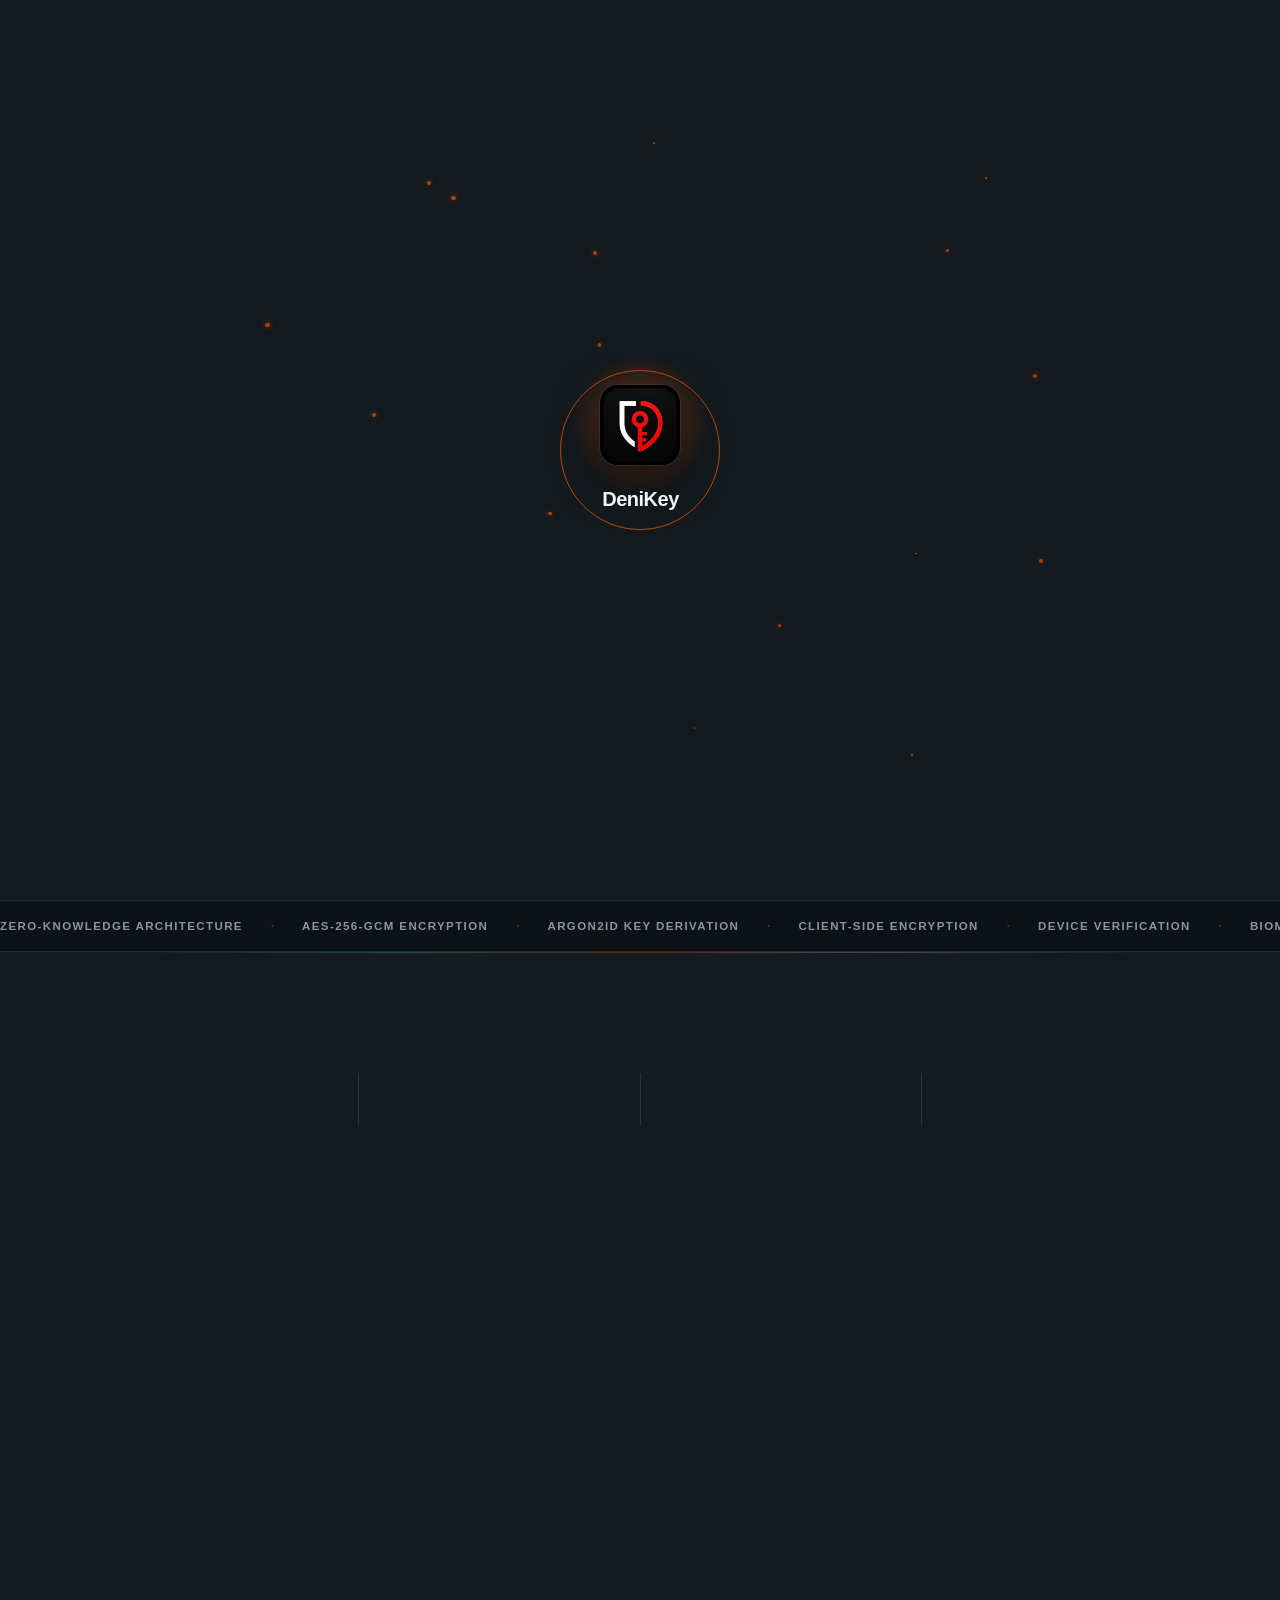
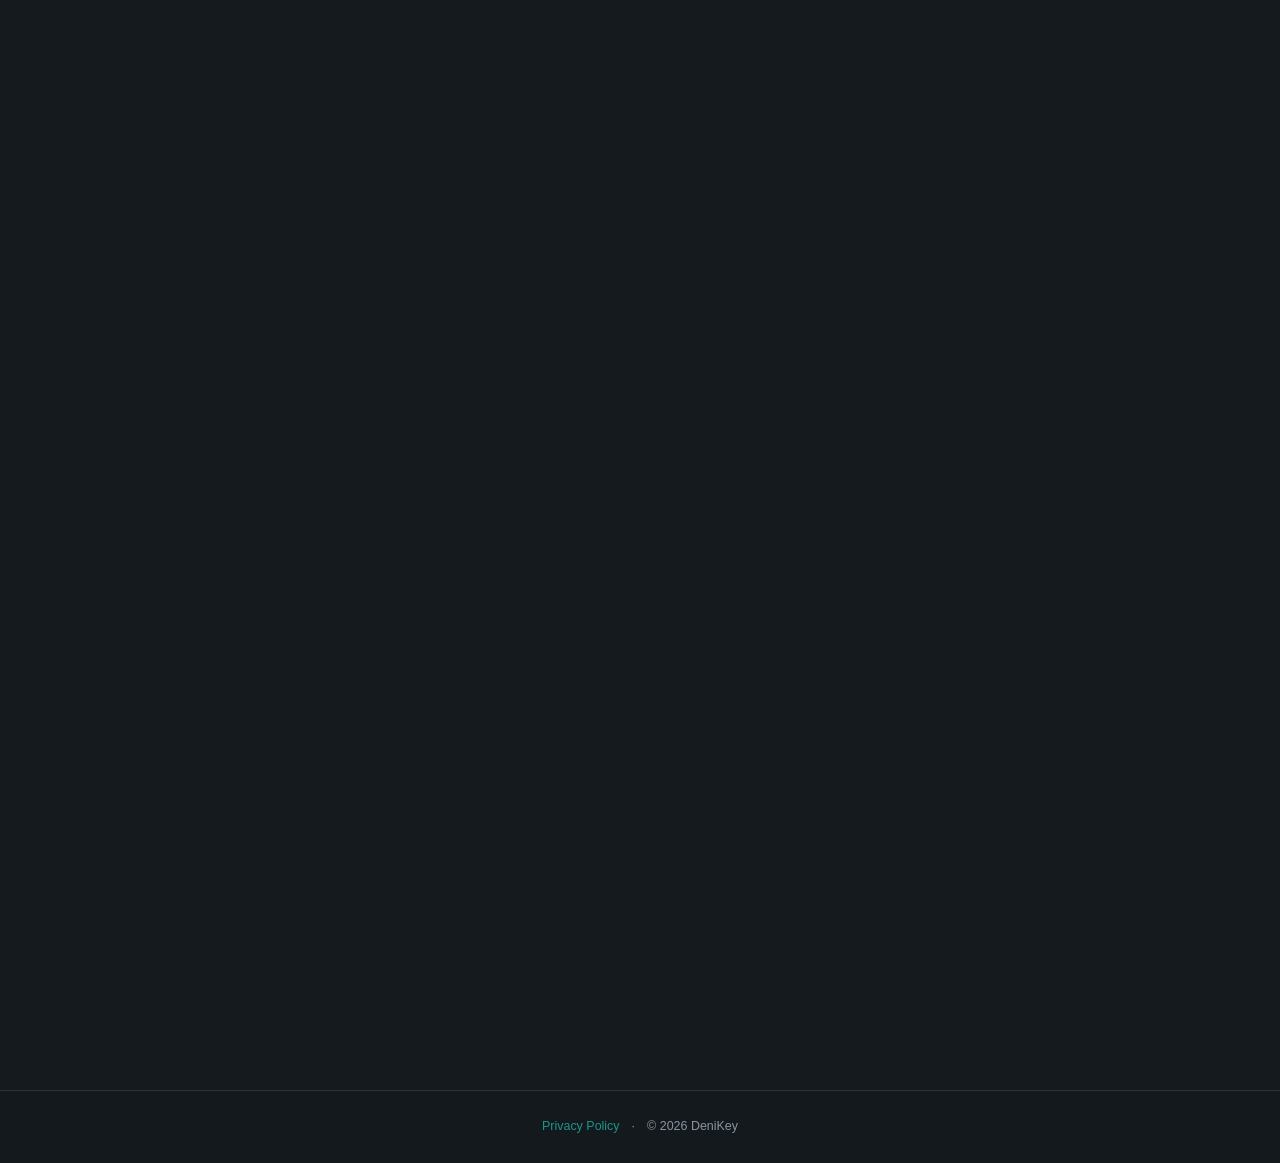
<file: index.html>
<!DOCTYPE html>
<html lang="en">
<head>
  <meta charset="UTF-8">
  <meta name="viewport" content="width=device-width, initial-scale=1.0">
  <meta name="google-site-verification" content="WVVDjfUTSQmhO9ZrlBFLTI7TEWipB38rSy8u-MbkDYg" />
  <meta
    http-equiv="Content-Security-Policy"
    content="default-src 'self'; img-src 'self' data:; style-src 'self'; script-src 'self'; connect-src 'self'; font-src 'self' data:; object-src 'none'; base-uri 'self'; form-action 'self'; frame-ancestors 'none'; upgrade-insecure-requests"
  >
  <title>DeniKey | Zero-Knowledge Password Security</title>
  <meta name="description" content="DeniKey is a modern password manager built to help you manage your passwords more securely and simply.">
  <link rel="icon" href="/favicon.ico" sizes="any">
  <link rel="icon" type="image/png" sizes="32x32" href="/assets/favicon-32.png">
  <link rel="icon" type="image/png" sizes="192x192" href="/assets/favicon-192.png">
  <link rel="apple-touch-icon" href="/assets/apple-touch-icon.png">
  <meta name="theme-color" content="#141a1e">
  <script type="application/ld+json">
  {
    "@context": "https://schema.org",
    "@type": "SoftwareApplication",
    "name": "DeniKey",
    "applicationCategory": "SecurityApplication",
    "operatingSystem": "Ubuntu, Android",
    "description": "DeniKey is a modern password manager built to help you manage your passwords more securely and simply.",
    "url": "https://denikey.website",
    "offers": { "@type": "Offer", "price": "0", "priceCurrency": "USD" },
    "author": { "@type": "Person", "name": "Denis Ergöçmen" }
  }
  </script>
  <link rel="stylesheet" href="app.css">
</head>
<body>

  <div class="c-cursor" id="cCursor" aria-hidden="true"></div>

  <div class="page-shell">
    <canvas id="bg-canvas" aria-hidden="true"></canvas>
    <div class="noise"></div>
    <div class="orb orb-one"></div>
    <div class="orb orb-two"></div>
    <div class="orb orb-three"></div>
    <div class="grid-lines"></div>

    <header class="topbar">
      <a class="brand" href="#hero" aria-label="DeniKey home">
        <span class="brand-mark">
          <img src="assets/denikey_logo.png" alt="DeniKey logo">
        </span>
        <span class="brand-text">DeniKey</span>
      </a>
      <div class="lang-switcher" id="langSwitcher">
        <button class="lang-btn" id="langBtn" aria-haspopup="listbox" aria-expanded="false">
          <svg width="14" height="14" viewBox="0 0 24 24" fill="none" stroke="currentColor" stroke-width="2" stroke-linecap="round" stroke-linejoin="round" aria-hidden="true"><circle cx="12" cy="12" r="10"/><line x1="2" y1="12" x2="22" y2="12"/><path d="M12 2a15.3 15.3 0 0 1 4 10 15.3 15.3 0 0 1-4 10 15.3 15.3 0 0 1-4-10 15.3 15.3 0 0 1 4-10z"/></svg>
          <span data-i18n="lang.btn">Language</span>
          <svg class="lang-chevron" width="12" height="12" viewBox="0 0 24 24" fill="none" stroke="currentColor" stroke-width="2.5" stroke-linecap="round" stroke-linejoin="round" aria-hidden="true"><polyline points="6 9 12 15 18 9"/></svg>
        </button>
        <ul class="lang-dropdown" id="langDropdown" role="listbox">
          <li class="lang-option" role="option" data-lang="en">English</li>
          <li class="lang-option" role="option" data-lang="tr">Türkçe</li>
          <li class="lang-option" role="option" data-lang="ru">Русский</li>
        </ul>
      </div>
    </header>

    <main>

      <!-- ── HERO ──────────────────────────────────────── -->
      <section class="hero reveal" id="hero">
        <div class="hero-copy">
          <p class="eyebrow" data-i18n="hero.eyebrow">DeniKey</p>
          <h1 class="gradient-heading" data-i18n="hero.h1">Your passwords are safe.</h1>
          <p class="hero-text" data-i18n="hero.text">
            AES-256-GCM encryption. Argon2id key derivation. Your master password never reaches our servers — not in plaintext, not in hash form. Zero-knowledge by design.
          </p>
          <div class="hero-actions">
            <a class="btn-ghost-arrow" href="#demo" data-i18n="btn.demo">
              See how it works
              <svg width="14" height="14" viewBox="0 0 24 24" fill="none" stroke="currentColor" stroke-width="2" stroke-linecap="round" stroke-linejoin="round" aria-hidden="true"><line x1="5" y1="12" x2="19" y2="12"/><polyline points="12 5 19 12 12 19"/></svg>
            </a>
          </div>
        </div>

        <div class="hero-visual" aria-hidden="true">
          <div class="vault-ui">
            <div class="vui-titlebar">
              <div class="vui-traffic">
                <span class="vui-td"></span><span class="vui-td"></span><span class="vui-td vui-td--g"></span>
              </div>
              <span class="vui-appname">DeniKey</span>
              <div class="vui-enc-badge">
                <svg width="9" height="9" viewBox="0 0 24 24" fill="none" stroke="currentColor" stroke-width="2.5" stroke-linecap="round" stroke-linejoin="round"><rect x="3" y="11" width="18" height="11" rx="2"/><path d="M7 11V7a5 5 0 0 1 10 0v4"/></svg>
                Encrypted
              </div>
            </div>
            <div class="vui-search">
              <svg width="11" height="11" viewBox="0 0 24 24" fill="none" stroke="currentColor" stroke-width="2" stroke-linecap="round" stroke-linejoin="round"><circle cx="11" cy="11" r="8"/><line x1="21" y1="21" x2="16.65" y2="16.65"/></svg>
              <span>Search vault…</span>
            </div>
            <div class="vui-section-label">LOGINS — 4 items</div>
            <div class="vui-list" id="vuiList">
              <div class="vui-item">
                <div class="vui-icon" style="--ic:#1a73e8">G</div>
                <div class="vui-meta"><div class="vui-name">Google</div><div class="vui-sub">denis@gmail.com</div></div>
                <div class="vui-pw">••••••••</div>
              </div>
              <div class="vui-item vui-item--hi">
                <div class="vui-icon vui-icon--gh">
                  <svg width="10" height="10" viewBox="0 0 24 24" fill="currentColor"><path d="M12 0C5.37 0 0 5.37 0 12c0 5.31 3.435 9.795 8.205 11.385.6.105.825-.255.825-.57 0-.285-.015-1.23-.015-2.235-3.015.555-3.795-.735-4.035-1.41-.135-.345-.72-1.41-1.23-1.695-.42-.225-1.02-.78-.015-.795.945-.015 1.62.87 1.845 1.23 1.08 1.815 2.805 1.305 3.495.99.105-.78.42-1.305.765-1.605-2.67-.3-5.46-1.335-5.46-5.925 0-1.305.465-2.385 1.23-3.225-.12-.3-.54-1.53.12-3.18 0 0 1.005-.315 3.3 1.23.96-.27 1.98-.405 3-.405s2.04.135 3 .405c2.295-1.56 3.3-1.23 3.3-1.23.66 1.65.24 2.88.12 3.18.765.84 1.23 1.905 1.23 3.225 0 4.605-2.805 5.625-5.475 5.925.435.375.81 1.095.81 2.22 0 1.605-.015 2.895-.015 3.3 0 .315.225.69.825.57A12.02 12.02 0 0 0 24 12c0-6.63-5.37-12-12-12z"/></svg>
                </div>
                <div class="vui-meta"><div class="vui-name">GitHub</div><div class="vui-sub">@denisergocmen924</div></div>
                <div class="vui-pw vui-pw--vis" id="vaultPwReveal">Kx7$mP9!qR</div>
              </div>
              <div class="vui-item">
                <div class="vui-icon" style="--ic:#ff9900">A</div>
                <div class="vui-meta"><div class="vui-name">AWS Console</div><div class="vui-sub">root account</div></div>
                <div class="vui-pw">•••••••••••</div>
              </div>
              <div class="vui-item">
                <div class="vui-icon" style="--ic:#5865f2">D</div>
                <div class="vui-meta"><div class="vui-name">Discord</div><div class="vui-sub">ergocmen#0001</div></div>
                <div class="vui-pw">••••••</div>
              </div>
            </div>
            <div class="vui-footer">
              <span class="vui-tag">AES-256-GCM</span>
              <span class="vui-tag vui-tag--c">Argon2id</span>
              <span class="vui-sync"><span class="vui-sync-dot"></span>Synced</span>
            </div>
          </div>
          <div class="vui-float vui-float--tl">
            <svg width="9" height="9" viewBox="0 0 24 24" fill="none" stroke="currentColor" stroke-width="2.5" stroke-linecap="round" stroke-linejoin="round"><path d="M12 22s8-4 8-10V5l-8-3-8 3v7c0 6 8 10 8 10z"/></svg>
            Zero-Knowledge
          </div>
          <div class="vui-float vui-float--br">
            <svg width="9" height="9" viewBox="0 0 24 24" fill="none" stroke="currentColor" stroke-width="2.5" stroke-linecap="round" stroke-linejoin="round"><rect x="5" y="2" width="14" height="20" rx="2"/><line x1="12" y1="18" x2="12.01" y2="18"/></svg>
            Biometric Lock
          </div>
        </div>
      </section>

      <!-- ── MARQUEE ────────────────────────────────────── -->
      <div class="marquee-wrap" aria-hidden="true">
        <div class="marquee-inner">
          <span>Zero-Knowledge Architecture</span><span class="msep">·</span>
          <span>AES-256-GCM Encryption</span><span class="msep">·</span>
          <span>Argon2id Key Derivation</span><span class="msep">·</span>
          <span>Client-Side Encryption</span><span class="msep">·</span>
          <span>Device Verification</span><span class="msep">·</span>
          <span>Biometric Lock</span><span class="msep">·</span>
          <span>Audit Logging</span><span class="msep">·</span>
          <span>Cross-Platform</span><span class="msep">·</span>
          <span>Zero-Knowledge Architecture</span><span class="msep">·</span>
          <span>AES-256-GCM Encryption</span><span class="msep">·</span>
          <span>Argon2id Key Derivation</span><span class="msep">·</span>
          <span>Client-Side Encryption</span><span class="msep">·</span>
          <span>Device Verification</span><span class="msep">·</span>
          <span>Biometric Lock</span><span class="msep">·</span>
          <span>Audit Logging</span><span class="msep">·</span>
          <span>Cross-Platform</span><span class="msep">·</span>
        </div>
      </div>

      <!-- ── STATS ─────────────────────────────────────── -->
      <section class="stats-strip">
        <div class="stat-item">
          <div class="stat-value">
            <span class="stat-num" data-target="256">256</span><span class="stat-unit">-bit</span>
          </div>
          <div class="stat-label" data-i18n="stat1.label">AES-GCM Encryption</div>
        </div>
        <div class="stat-divider"></div>
        <div class="stat-item">
          <div class="stat-value">
            <span class="stat-num stat-zero" data-target="0">0</span><span class="stat-unit">%</span>
          </div>
          <div class="stat-label" data-i18n="stat2.label">Plaintext on Server</div>
        </div>
        <div class="stat-divider"></div>
        <div class="stat-item">
          <div class="stat-value">
            <span class="stat-num" data-target="2">2</span>
          </div>
          <div class="stat-label" data-i18n="stat3.label">Platforms Supported</div>
        </div>
        <div class="stat-divider"></div>
        <div class="stat-item">
          <div class="stat-value">
            <span class="stat-num" data-target="29">29</span>
          </div>
          <div class="stat-label" data-i18n="stat4.label">Security Checks Passed</div>
        </div>
      </section>

      <!-- ── ABOUT ─────────────────────────────────────── -->
      <section class="about reveal" id="about">
        <div class="section-heading">
          <p class="eyebrow" data-i18n="about.eyebrow">What is it?</p>
          <h2 data-i18n="about.h2">A password manager that looks simple but takes security seriously.</h2>
        </div>
        <p class="about-text" data-i18n="about.text">
          DeniKey is a desktop-focused application designed to keep all your passwords in one place. The goal isn't just to store passwords — it's to do it more securely, more organized, and more comfortably. Your data is protected, and the interface won't get in your way.
        </p>
      </section>

      <!-- ── ENCRYPTION DEMO ───────────────────────────── -->
      <section class="crypto-demo reveal" id="demo">
        <div class="section-heading">
          <p class="eyebrow" data-i18n="demo.eyebrow">Live Encryption</p>
          <h2 data-i18n="demo.h2">End-to-end protection. Watch it happen.</h2>
        </div>

        <div class="demo-arena">
          <div class="demo-panel">
            <div class="demo-panel-header">
              <div class="demo-dot demo-dot--green"></div>
              <span class="demo-panel-title" data-i18n="demo.left.title">You type</span>
            </div>
            <input
              type="text"
              id="demoInput"
              class="demo-input"
              autocomplete="off"
              spellcheck="false"
              maxlength="32"
              data-i18n-placeholder="demo.placeholder"
              placeholder="Type a password..."
            >
            <div class="demo-badges">
              <span class="demo-badge">Argon2id</span>
              <svg width="12" height="12" viewBox="0 0 24 24" fill="none" stroke="currentColor" stroke-width="2.5" aria-hidden="true"><polyline points="9 18 15 12 9 6"/></svg>
              <span class="demo-badge">AES-256-GCM</span>
            </div>
            <p class="demo-sublabel" data-i18n="demo.left.sub">Stays only on your device</p>
          </div>

          <div class="demo-center-col">
            <div class="demo-lock" id="demoLock" aria-hidden="true"></div>
            <div class="demo-pipe" id="demoPipe">
              <div class="demo-pipe-stage" id="dPipeA">
                <div class="demo-pipe-hd">
                  <span class="demo-pipe-lbl demo-pipe-lbl--r">Argon2id</span>
                  <span class="demo-pipe-ver">v19</span>
                </div>
                <div class="demo-pipe-params">
                  <span>m=65536</span><span>t=3</span><span>p=2</span>
                </div>
                <div class="demo-pipe-track">
                  <div class="demo-pipe-fill" id="dPipeFillA"></div>
                </div>
              </div>
              <div class="demo-pipe-arrow" aria-hidden="true">
                <svg width="10" height="10" viewBox="0 0 24 24" fill="none" stroke="currentColor" stroke-width="2.5" stroke-linecap="round" stroke-linejoin="round"><line x1="12" y1="5" x2="12" y2="19"/><polyline points="19 12 12 19 5 12"/></svg>
              </div>
              <div class="demo-pipe-stage" id="dPipeB">
                <div class="demo-pipe-hd">
                  <span class="demo-pipe-lbl demo-pipe-lbl--c">AES-256-GCM</span>
                </div>
                <div class="demo-pipe-params">
                  <span>96-bit nonce</span><span>128-bit tag</span>
                </div>
                <div class="demo-pipe-track">
                  <div class="demo-pipe-fill demo-pipe-fill--c" id="dPipeFillB"></div>
                </div>
              </div>
            </div>
          </div>

          <div class="demo-panel demo-panel--right">
            <div class="demo-panel-header">
              <div class="demo-dot demo-dot--red"></div>
              <span class="demo-panel-title" data-i18n="demo.right.title">Server receives</span>
            </div>
            <div class="demo-output" id="demoOutput" aria-live="polite">
              <span class="demo-output-hint" data-i18n="demo.right.placeholder">Start typing to see encryption in action...</span>
              <span class="demo-output-text" id="demoOutputText" aria-hidden="true"></span>
            </div>
            <p class="demo-sublabel" data-i18n="demo.right.sub">Encrypted — unreadable without your key</p>
          </div>
        </div>

        <div class="demo-wire-section">
          <div class="demo-node">
            <div class="demo-node-glow"></div>
            <svg width="20" height="20" viewBox="0 0 24 24" fill="none" stroke="currentColor" stroke-width="1.8" stroke-linecap="round" stroke-linejoin="round" aria-hidden="true"><rect x="5" y="2" width="14" height="20" rx="2" ry="2"/><line x1="12" y1="18" x2="12.01" y2="18"/></svg>
            <span class="demo-node-label" data-i18n="demo.node.client">Your Device</span>
          </div>
          <div class="demo-wire">
            <div class="demo-wire-label">HTTPS · TLS · AES-256-GCM</div>
            <div class="demo-wire-track">
              <div class="demo-packet" id="demoPacket"></div>
            </div>
          </div>
          <div class="demo-node demo-node--server" id="demoServerNode">
            <div class="demo-node-glow"></div>
            <svg width="20" height="20" viewBox="0 0 24 24" fill="none" stroke="currentColor" stroke-width="1.8" stroke-linecap="round" stroke-linejoin="round" aria-hidden="true"><rect x="2" y="3" width="20" height="14" rx="2" ry="2"/><line x1="8" y1="21" x2="16" y2="21"/><line x1="12" y1="17" x2="12" y2="21"/></svg>
            <span class="demo-node-label" data-i18n="demo.node.server">DeniKey Server</span>
            <span class="demo-server-badge" id="demoServerBadge" data-i18n="demo.stored">Stored ✓</span>
          </div>
        </div>
      </section>

      <!-- ── FEATURES ──────────────────────────────────── -->
      <section class="features reveal" id="features">
        <div class="section-heading">
          <p class="eyebrow" data-i18n="features.eyebrow">Highlights</p>
          <h2 data-i18n="features.h2">Essential but powerful.</h2>
        </div>
        <div class="feature-grid">
          <article class="feature-card">
            <div class="card-index">01</div>
            <div class="feature-card-body">
              <h3 data-i18n="feat1.h3">Encryption first</h3>
              <p data-i18n="feat1.p">DeniKey puts data protection at its core. Your passwords are handled securely within the application's foundational structure.</p>
            </div>
          </article>
          <article class="feature-card">
            <div class="card-index">02</div>
            <div class="feature-card-body">
              <h3 data-i18n="feat2.h3">Better organization</h3>
              <p data-i18n="feat2.p">Login credentials, cards, notes and similar data are gathered in one place. Finding what you need becomes effortless.</p>
            </div>
          </article>
          <article class="feature-card">
            <div class="card-index">03</div>
            <div class="feature-card-body">
              <h3 data-i18n="feat3.h3">Device-centered trust</h3>
              <p data-i18n="feat3.p">New logins and device usage are tracked more carefully. This builds an extra layer of confidence over your account.</p>
            </div>
          </article>
          <article class="feature-card">
            <div class="card-index">04</div>
            <div class="feature-card-body">
              <h3 data-i18n="feat4.h3">Simple user experience</h3>
              <p data-i18n="feat4.p">Security can be strong without being complex. DeniKey aims to make protection feel as straightforward as possible.</p>
            </div>
          </article>
        </div>
      </section>

      <!-- ── ARCHITECTURE ──────────────────────────────── -->
      <section class="architecture reveal" id="architecture">
        <div class="section-heading">
          <p class="eyebrow" data-i18n="arch.eyebrow">Security Architecture</p>
          <h2 data-i18n="arch.h2">The protection logic runs at the heart of the application.</h2>
        </div>
        <div class="architecture-grid">
          <article class="architecture-card">
            <div class="card-index">01</div>
            <h3 data-i18n="arch1.h3">Client-side encryption</h3>
            <p data-i18n="arch1.p">Vault data is encrypted on the device. The server only works with encrypted content — it never sees your data in plain text.</p>
          </article>
          <article class="architecture-card">
            <div class="card-index">02</div>
            <h3 data-i18n="arch2.h3">Argon2id and AES-256-GCM</h3>
            <p data-i18n="arch2.p">The key derivation and encryption layer is built on modern algorithms, providing both durability and integrity verification.</p>
          </article>
          <article class="architecture-card">
            <div class="card-index">03</div>
            <h3 data-i18n="arch3.h3">New nonce per operation</h3>
            <p data-i18n="arch3.p">A unique IV/nonce is generated for every piece of data during encryption, ensuring repeating patterns are never exposed.</p>
          </article>
          <article class="architecture-card">
            <div class="card-index">04</div>
            <h3 data-i18n="arch4.h3">Zero-knowledge approach</h3>
            <p data-i18n="arch4.p">Your master password is never sent to the server. Critical encryption logic stays on your device, and the protection boundary begins there.</p>
          </article>
        </div>
      </section>

      <!-- ── STACK ─────────────────────────────────────── -->
      <section class="stack reveal" id="stack">
        <div class="section-heading">
          <p class="eyebrow" data-i18n="stack.eyebrow">Technical Stack</p>
          <h2 data-i18n="stack.h2">Modern, layered, and auditable.</h2>
        </div>
        <div class="stack-shell">
          <article class="stack-panel">
            <div class="stack-panel-num" aria-hidden="true">01</div>
            <h3 data-i18n="stack.app.h3">Application layer</h3>
            <ul class="stack-list">
              <li data-i18n="stack.app.li1">Flutter desktop client</li>
              <li data-i18n="stack.app.li2">Riverpod-based state management</li>
              <li data-i18n="stack.app.li3">GoRouter for navigation flow</li>
              <li data-i18n="stack.app.li4">Secure local storage and offline cache support</li>
            </ul>
          </article>
          <article class="stack-panel">
            <div class="stack-panel-num" aria-hidden="true">02</div>
            <h3 data-i18n="stack.svc.h3">Service layer</h3>
            <ul class="stack-list">
              <li data-i18n="stack.svc.li1">FastAPI-based backend architecture</li>
              <li data-i18n="stack.svc.li2">JWT authentication and refresh token flow</li>
              <li data-i18n="stack.svc.li3">Device verification and rate limiting</li>
              <li data-i18n="stack.svc.li4">Audit log, support requests, and password history</li>
            </ul>
          </article>
          <article class="stack-panel">
            <div class="stack-panel-num" aria-hidden="true">03</div>
            <h3 data-i18n="stack.data.h3">Data layer</h3>
            <ul class="stack-list">
              <li data-i18n="stack.data.li1">SQLAlchemy async data access</li>
              <li data-i18n="stack.data.li2">Alembic migration flow</li>
              <li data-i18n="stack.data.li3">PostgreSQL-compatible persistent data model</li>
              <li data-i18n="stack.data.li4">Encrypted vault data with separated metadata structure</li>
            </ul>
          </article>
        </div>
      </section>

      <!-- ── ASSURANCE ─────────────────────────────────── -->
      <section class="assurance reveal" id="assurance">
        <div class="assurance-card">
          <p class="eyebrow" data-i18n="assurance.eyebrow">Why Trust It?</p>
          <h2 data-i18n="assurance.h2">Built on implemented security layers, not flashy promises.</h2>
          <p data-i18n="assurance.p">
            Trust in DeniKey is established through client-side encryption, device-based verification, a modern authentication flow, transaction logs, biometric lock, and controlled data access. The goal isn't just to store passwords — it's to do so on a technically consistent, well-structured architecture.
          </p>
          <div class="assurance-dl-row">
            <a class="btn-dl btn-dl--accent" href="https://github.com/Denisergocmen924/denikey-releases/releases/latest/download/DeniKey-Linux.deb" id="downloadUbuntu" target="_blank" rel="noopener noreferrer">
              <svg width="15" height="15" viewBox="0 0 24 24" fill="currentColor" aria-hidden="true"><path d="M12 2.04c-5.51 0-9.96 4.45-9.96 9.96 0 5.51 4.45 9.96 9.96 9.96 5.51 0 9.96-4.45 9.96-9.96 0-5.51-4.45-9.96-9.96-9.96zm0 1.68c1.42 0 2.74.36 3.9.99l-1.11 1.92A6.14 6.14 0 0 0 12 6.12a6.14 6.14 0 0 0-6.14 6.14 6.14 6.14 0 0 0 6.14 6.14 6.14 6.14 0 0 0 2.79-.67l1.11 1.92A7.83 7.83 0 0 1 12 20.28a8.28 8.28 0 0 1-8.28-8.28c0-4.57 3.71-8.28 8.28-8.28zm4.95 1.09a1.68 1.68 0 0 1 1.68 1.68 1.68 1.68 0 0 1-1.68 1.68A1.68 1.68 0 0 1 15.27 6.5a1.68 1.68 0 0 1 1.68-1.69zm-9.9 3.72A1.68 1.68 0 0 1 8.73 10.2 1.68 1.68 0 0 1 7.05 11.88 1.68 1.68 0 0 1 5.37 10.2a1.68 1.68 0 0 1 1.68-1.68zm9.9 3.72a1.68 1.68 0 0 1 1.68 1.68 1.68 1.68 0 0 1-1.68 1.68 1.68 1.68 0 0 1-1.68-1.68 1.68 1.68 0 0 1 1.68-1.68z"/></svg>
              <span>Ubuntu</span>
            </a>
            <a class="btn-dl" href="https://github.com/Denisergocmen924/denikey-releases/releases/latest/download/DeniKey-Android.apk" id="downloadAndroid" target="_blank" rel="noopener noreferrer">
              <svg width="15" height="15" viewBox="0 0 24 24" fill="currentColor" aria-hidden="true"><path d="M17.523 15.341a.75.75 0 1 0 0-1.5.75.75 0 0 0 0 1.5zm-11.046 0a.75.75 0 1 0 0-1.5.75.75 0 0 0 0 1.5zM.435 7.91l2.05 3.55A2.5 2.5 0 0 0 4.5 12.75h15a2.5 2.5 0 0 0 2.015-1.29l2.05-3.55A1 1 0 0 0 22.69 6.5H1.31a1 1 0 0 0-.875 1.41zM15.4 1.1l1.5 2.6H7.1l1.5-2.6a.5.5 0 0 1 .866 0L10.5 2.75h3l1.034-1.65a.5.5 0 0 1 .866 0zM4.5 14.25v5a1.5 1.5 0 0 0 1.5 1.5h12a1.5 1.5 0 0 0 1.5-1.5v-5H4.5z"/></svg>
              <span>Android</span>
            </a>
          </div>
        </div>
      </section>

      <!-- ── CONTACT ────────────────────────────────────── -->
      <section class="contact-section reveal" id="contact">
        <div class="section-heading">
          <p class="eyebrow" data-i18n="contact.eyebrow">Contact</p>
          <h2 data-i18n="contact.h2">Get in touch</h2>
        </div>
        <div class="contact-card">
          <div class="contact-tabs">
            <button class="contact-tab active" data-type="general" data-i18n="contact.tab.general">General</button>
            <button class="contact-tab" data-type="business" data-i18n="contact.tab.business">Business</button>
          </div>
          <form id="contact-form">
            <input type="hidden" id="contact-type" value="general">
            <div class="contact-row">
              <div class="contact-field">
                <label data-i18n="contact.name">Name</label>
                <input type="text" id="cf-name" maxlength="150" required data-i18n-placeholder="contact.name.placeholder">
              </div>
              <div class="contact-field">
                <label data-i18n="contact.email">Email</label>
                <input type="email" id="cf-email" required data-i18n-placeholder="contact.email.placeholder">
              </div>
            </div>
            <div class="contact-field">
              <label data-i18n="contact.subject">Subject</label>
              <input type="text" id="cf-subject" maxlength="255" required data-i18n-placeholder="contact.subject.placeholder">
            </div>
            <div class="contact-field">
              <label data-i18n="contact.message">Message</label>
              <textarea id="cf-message" maxlength="5000" minlength="10" rows="5" required data-i18n-placeholder="contact.message.placeholder"></textarea>
            </div>
            <button type="submit" class="contact-submit" id="contact-submit" data-i18n="contact.send">Send</button>
            <p class="contact-result" id="contact-result" hidden></p>
          </form>
        </div>
      </section>

    </main>
  </div>

  <div class="toast" id="toast" role="status" aria-live="polite" hidden>
    <span id="toastMessage" data-i18n="toast.msg">Download package is being prepared.</span>
  </div>

  <footer class="site-footer">
    <a href="/privacy.html" data-i18n="footer.privacy">Privacy Policy</a>
    <span class="footer-sep">·</span>
    <span>© 2026 DeniKey</span>
  </footer>

  <script src="three.min.js"></script>
  <script src="gsap.min.js"></script>
  <script src="ScrollTrigger.min.js"></script>
  <script src="translations.js"></script>
  <script src="app.js"></script>
  <script src="visual.js"></script>
</body>
</html>
</file>
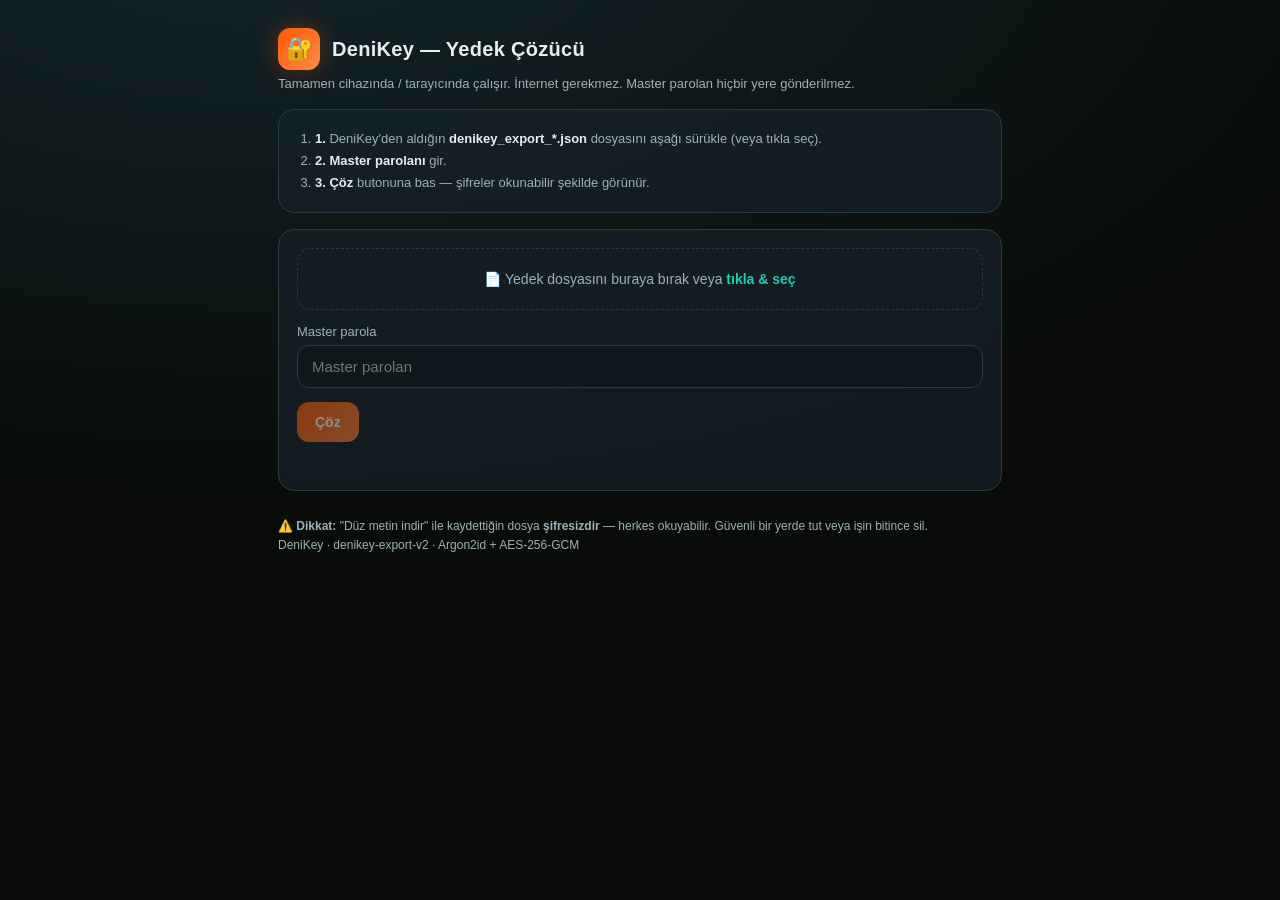
<file: decrypt.html>
<!DOCTYPE html>
<html lang="tr">
<head>
<meta charset="utf-8">
<meta name="viewport" content="width=device-width, initial-scale=1">
<title>DeniKey — Yedek Çözücü</title>
<link rel="icon" type="image/png" href="[data-uri]">
<style>
  :root{--onyx:#090C08;--jet:#16232a;--blaze:#FF5900;--teal:#24C9B5;--line:#2a3a42;--txt:#e8eef0;--muted:#9fb1b8;}
  *{box-sizing:border-box;}
  body{margin:0;font-family:-apple-system,BlinkMacSystemFont,"Segoe UI",Roboto,Helvetica,Arial,sans-serif;
       background:radial-gradient(1200px 600px at 20% -10%,#13242b,transparent),var(--onyx);color:var(--txt);min-height:100vh;}
  .wrap{max-width:760px;margin:0 auto;padding:28px 18px 60px;}
  .brand{display:flex;align-items:center;gap:12px;margin-bottom:6px;}
  .badge{width:42px;height:42px;border-radius:12px;background:linear-gradient(135deg,var(--blaze),#ff8a4c);
         display:flex;align-items:center;justify-content:center;font-size:22px;box-shadow:0 0 24px rgba(255,89,0,.35);}
  h1{font-size:20px;margin:0;letter-spacing:.3px;}
  .sub{color:var(--muted);font-size:13px;margin:2px 0 18px;}
  .card{background:rgba(22,35,42,.7);border:1px solid var(--line);border-radius:16px;padding:18px;margin-bottom:16px;backdrop-filter:blur(6px);}
  .steps{margin:0;padding-left:18px;color:var(--muted);font-size:13px;line-height:1.7;}
  .steps b{color:var(--txt);}
  label{display:block;font-size:13px;color:var(--muted);margin:14px 0 6px;}
  input[type=password]{width:100%;padding:12px 14px;border-radius:12px;border:1px solid var(--line);
        background:#0d171c;color:var(--txt);font-size:15px;outline:none;}
  input[type=password]:focus{border-color:var(--blaze);}
  .drop{border:1.5px dashed var(--line);border-radius:14px;padding:22px;text-align:center;color:var(--muted);
        cursor:pointer;transition:.15s;font-size:14px;}
  .drop.hover{border-color:var(--blaze);background:rgba(255,89,0,.06);color:var(--txt);}
  .drop b{color:var(--teal);}
  .row{display:flex;gap:10px;flex-wrap:wrap;margin-top:14px;}
  button{border:none;border-radius:12px;padding:12px 18px;font-size:14px;font-weight:600;cursor:pointer;}
  .primary{background:linear-gradient(135deg,var(--blaze),#ff7a39);color:#fff;}
  .primary:disabled{opacity:.5;cursor:not-allowed;}
  .ghost{background:#0d171c;color:var(--txt);border:1px solid var(--line);}
  .msg{font-size:13px;margin-top:12px;min-height:18px;}
  .msg.err{color:#ff6b6b;}
  .msg.ok{color:var(--teal);}
  .item{background:#0d171c;border:1px solid var(--line);border-radius:14px;padding:14px 16px;margin-top:12px;}
  .item .t{font-size:16px;font-weight:700;color:#fff;margin-bottom:8px;}
  .kv{display:flex;gap:8px;font-size:14px;padding:3px 0;border-top:1px solid rgba(255,255,255,.04);}
  .kv:first-of-type{border-top:none;}
  .k{color:var(--muted);min-width:120px;}
  .v{color:var(--txt);word-break:break-word;white-space:pre-wrap;}
  .v.mono{font-family:ui-monospace,SFMono-Regular,Menlo,Consolas,monospace;color:var(--blaze);}
  .count{color:var(--muted);font-size:13px;margin:18px 0 4px;}
  .foot{color:var(--muted);font-size:12px;margin-top:26px;line-height:1.6;}
  .hidden{display:none;}
</style>
</head>
<body>
<div class="wrap">
  <div class="brand">
    <div class="badge">🔐</div>
    <div><h1>DeniKey — Yedek Çözücü</h1></div>
  </div>
  <div class="sub">Tamamen cihazında / tarayıcında çalışır. İnternet gerekmez. Master parolan hiçbir yere gönderilmez.</div>

  <div class="card">
    <ol class="steps">
      <li><b>1.</b> DeniKey'den aldığın <b>denikey_export_*.json</b> dosyasını aşağı sürükle (veya tıkla seç).</li>
      <li><b>2.</b> <b>Master parolanı</b> gir.</li>
      <li><b>3.</b> <b>Çöz</b> butonuna bas — şifreler okunabilir şekilde görünür.</li>
    </ol>
  </div>

  <div class="card">
    <div id="drop" class="drop" tabindex="0">📄 Yedek dosyasını buraya bırak veya <b>tıkla & seç</b></div>
    <input id="file" type="file" accept=".json,application/json" class="hidden">
    <label for="pw">Master parola</label>
    <input id="pw" type="password" autocomplete="off" placeholder="Master parolan">
    <div class="row">
      <button id="go" class="primary" disabled>Çöz</button>
      <button id="copy" class="ghost hidden">Tümünü kopyala</button>
      <button id="dl" class="ghost hidden">Düz metin indir (.txt)</button>
    </div>
    <div id="msg" class="msg"></div>
  </div>

  <div id="count" class="count hidden"></div>
  <div id="out"></div>

  <div class="foot">
    ⚠️ <b>Dikkat:</b> "Düz metin indir" ile kaydettiğin dosya <b>şifresizdir</b> — herkes okuyabilir. Güvenli bir yerde tut veya işin bitince sil.<br>
    DeniKey · denikey-export-v2 · Argon2id + AES-256-GCM
  </div>
</div>
<script>
/*!
 * hash-wasm (https://www.npmjs.com/package/hash-wasm)
 * (c) Dani Biro
 * @license MIT
 */

!function(A,I){"object"==typeof exports&&"undefined"!=typeof module?I(exports):"function"==typeof define&&define.amd?define(["exports"],I):I((A="undefined"!=typeof globalThis?globalThis:A||self).hashwasm=A.hashwasm||{})}(this,(function(A){"use strict";function I(A,I,i,C){return new(i||(i=Promise))((function(g,Q){function B(A){try{e(C.next(A))}catch(A){Q(A)}}function h(A){try{e(C.throw(A))}catch(A){Q(A)}}function e(A){var I;A.done?g(A.value):(I=A.value,I instanceof i?I:new i((function(A){A(I)}))).then(B,h)}e((C=C.apply(A,I||[])).next())}))}"function"==typeof SuppressedError&&SuppressedError;var i,C={name:"argon2",data:"AGFzbQEAAAABKQVgAX8Bf2AAAX9gEH9/f39/f39/f39/f39/f38AYAR/f39/[base64]/wHADwtBACEBQQBBACkDiAggAEEQdK18NwOICAsgAcALcAECfwJAQQAoAoAIIgANAEEAPwBBEHQiADYCgAhBACgCiAgiAUGAgCBGDQACQEGAgCAgAWsiAEEQdiAAQYCAfHEgAElqIgBAAEF/Rw0AQQAPC0EAQQApA4gIIABBEHStfDcDiAhBACgCgAghAAsgAAvcDgECfiAAIAQpAwAiECAAKQMAIhF8IBFCAYZC/v///x+DIBBC/////w+DfnwiEDcDACAMIBAgDCkDAIVCIIkiEDcDACAIIBAgCCkDACIRfCARQgGGQv7///8fgyAQQv////8Pg358IhA3AwAgBCAQIAQpAwCFQiiJIhA3AwAgACAQIAApAwAiEXwgEEL/////D4MgEUIBhkL+////H4N+fCIQNwMAIAwgECAMKQMAhUIwiSIQNwMAIAggECAIKQMAIhF8IBBC/////w+DIBFCAYZC/v///x+DfnwiEDcDACAEIBAgBCkDAIVCAYk3AwAgASAFKQMAIhAgASkDACIRfCARQgGGQv7///8fgyAQQv////8Pg358IhA3AwAgDSAQIA0pAwCFQiCJIhA3AwAgCSAQIAkpAwAiEXwgEUIBhkL+////H4MgEEL/////D4N+fCIQNwMAIAUgECAFKQMAhUIoiSIQNwMAIAEgECABKQMAIhF8IBBC/////w+DIBFCAYZC/v///x+DfnwiEDcDACANIBAgDSkDAIVCMIkiEDcDACAJIBAgCSkDACIRfCAQQv////8PgyARQgGGQv7///8fg358IhA3AwAgBSAQIAUpAwCFQgGJNwMAIAIgBikDACIQIAIpAwAiEXwgEUIBhkL+////H4MgEEL/////D4N+fCIQNwMAIA4gECAOKQMAhUIgiSIQNwMAIAogECAKKQMAIhF8IBFCAYZC/v///x+DIBBC/////w+DfnwiEDcDACAGIBAgBikDAIVCKIkiEDcDACACIBAgAikDACIRfCAQQv////8PgyARQgGGQv7///8fg358IhA3AwAgDiAQIA4pAwCFQjCJIhA3AwAgCiAQIAopAwAiEXwgEEL/////D4MgEUIBhkL+////H4N+fCIQNwMAIAYgECAGKQMAhUIBiTcDACADIAcpAwAiECADKQMAIhF8IBFCAYZC/v///x+DIBBC/////w+DfnwiEDcDACAPIBAgDykDAIVCIIkiEDcDACALIBAgCykDACIRfCARQgGGQv7///8fgyAQQv////8Pg358IhA3AwAgByAQIAcpAwCFQiiJIhA3AwAgAyAQIAMpAwAiEXwgEEL/////D4MgEUIBhkL+////H4N+fCIQNwMAIA8gECAPKQMAhUIwiSIQNwMAIAsgECALKQMAIhF8IBBC/////w+DIBFCAYZC/v///x+DfnwiEDcDACAHIBAgBykDAIVCAYk3AwAgACAFKQMAIhAgACkDACIRfCARQgGGQv7///8fgyAQQv////8Pg358IhA3AwAgDyAQIA8pAwCFQiCJIhA3AwAgCiAQIAopAwAiEXwgEUIBhkL+////H4MgEEL/////D4N+fCIQNwMAIAUgECAFKQMAhUIoiSIQNwMAIAAgECAAKQMAIhF8IBBC/////w+DIBFCAYZC/v///x+DfnwiEDcDACAPIBAgDykDAIVCMIkiEDcDACAKIBAgCikDACIRfCAQQv////8PgyARQgGGQv7///8fg358IhA3AwAgBSAQIAUpAwCFQgGJNwMAIAEgBikDACIQIAEpAwAiEXwgEUIBhkL+////H4MgEEL/////D4N+fCIQNwMAIAwgECAMKQMAhUIgiSIQNwMAIAsgECALKQMAIhF8IBFCAYZC/v///x+DIBBC/////w+DfnwiEDcDACAGIBAgBikDAIVCKIkiEDcDACABIBAgASkDACIRfCAQQv////8PgyARQgGGQv7///8fg358IhA3AwAgDCAQIAwpAwCFQjCJIhA3AwAgCyAQIAspAwAiEXwgEEL/////D4MgEUIBhkL+////H4N+fCIQNwMAIAYgECAGKQMAhUIBiTcDACACIAcpAwAiECACKQMAIhF8IBFCAYZC/v///x+DIBBC/////w+DfnwiEDcDACANIBAgDSkDAIVCIIkiEDcDACAIIBAgCCkDACIRfCARQgGGQv7///8fgyAQQv////8Pg358IhA3AwAgByAQIAcpAwCFQiiJIhA3AwAgAiAQIAIpAwAiEXwgEEL/////D4MgEUIBhkL+////H4N+fCIQNwMAIA0gECANKQMAhUIwiSIQNwMAIAggECAIKQMAIhF8IBBC/////w+DIBFCAYZC/v///x+DfnwiEDcDACAHIBAgBykDAIVCAYk3AwAgAyAEKQMAIhAgAykDACIRfCARQgGGQv7///8fgyAQQv////8Pg358IhA3AwAgDiAQIA4pAwCFQiCJIhA3AwAgCSAQIAkpAwAiEXwgEUIBhkL+////H4MgEEL/////D4N+fCIQNwMAIAQgECAEKQMAhUIoiSIQNwMAIAMgECADKQMAIhF8IBBC/////w+DIBFCAYZC/v///x+DfnwiEDcDACAOIBAgDikDAIVCMIkiEDcDACAJIBAgCSkDACIRfCAQQv////8PgyARQgGGQv7///8fg358IhA3AwAgBCAQIAQpAwCFQgGJNwMAC98aAQN/[base64]/[base64]/gKQQAgAikD8AIgASkD8AKFNwOAC0EAIAIpA/gCIAEpA/[base64]/ALQQAgAikD6AMgASkD6AOFNwP4C0EAIAIpA/ADIAEpA/[base64]/gNQQAgAikD8AUgASkD8AWFNwOADkEAIAIpA/gFIAEpA/[base64]/AOQQAgAikD6AYgASkD6AaFNwP4DkEAIAIpA/AGIAEpA/[base64]/An4BfwF+AX8Bfgd/AX4DfwF+AkBBACgCgAgiAiABQQp0aiIDKAIIIAFHDQAgAygCDCEEIAMoAgAhBUEAIAMoAhQiBq03A7gQQQAgBK0iBzcDsBBBACAFIAEgBUECdG4iCGwiCUECdK03A6gQAkACQAJAAkAgBEUNAEF/IQogBUUNASAIQQNsIQsgCEECdCIErSEMIAWtIQ0gBkF/akECSSEOQgAhDwNAQQAgDzcDkBAgD6chEEIAIRFBACEBA0BBACARNwOgECAPIBGEUCIDIA5xIRIgBkEBRiAPUCITIAZBAkYgEUICVHFxciEUQX8gAUEBakEDcSAIbEF/[base64]/[base64]/////w+DIh0gHX5CIIggG61+QiCIfSAMgqdqQQp0akEBEAMgA0EBaiEDIAggAUEBaiIBRw0ACwsgGUIBfCIZIA1SDQALIBFCAXwiEachASARQgRSDQALIA9CAXwiDyAHUg0AC0EAKAKACCECCyAJQQx0QYB4aiEXIAVBf2oiCkUNAgwBC0EAQgM3A6AQQQAgBEF/[base64]",hash:"e4cdc523"};class g{constructor(){this.mutex=Promise.resolve()}lock(){let A=()=>{};return this.mutex=this.mutex.then((()=>new Promise(A))),new Promise((I=>{A=I}))}dispatch(A){return I(this,void 0,void 0,(function*(){const I=yield this.lock();try{return yield Promise.resolve(A())}finally{I()}}))}}const Q="undefined"!=typeof globalThis?globalThis:"undefined"!=typeof self?self:"undefined"!=typeof window?window:global,B=null!==(i=Q.Buffer)&&void 0!==i?i:null,h=Q.TextEncoder?new Q.TextEncoder:null;function e(A,I){return(15&A)+(A>>6|A>>3&8)<<4|(15&I)+(I>>6|I>>3&8)}function w(A,I){const i=I.length>>1;for(let C=0;C<i;C++){const i=C<<1;A[C]=e(I.charCodeAt(i),I.charCodeAt(i+1))}}const t="a".charCodeAt(0)-10,o="0".charCodeAt(0);function E(A,I,i){let C=0;for(let g=0;g<i;g++){let i=I[g]>>>4;A[C++]=i>9?i+t:i+o,i=15&I[g],A[C++]=i>9?i+t:i+o}return String.fromCharCode.apply(null,A)}const n=null!==B?A=>{if("string"==typeof A){const I=B.from(A,"utf8");return new Uint8Array(I.buffer,I.byteOffset,I.length)}if(B.isBuffer(A))return new Uint8Array(A.buffer,A.byteOffset,A.length);if(ArrayBuffer.isView(A))return new Uint8Array(A.buffer,A.byteOffset,A.byteLength);throw new Error("Invalid data type!")}:A=>{if("string"==typeof A)return h.encode(A);if(ArrayBuffer.isView(A))return new Uint8Array(A.buffer,A.byteOffset,A.byteLength);throw new Error("Invalid data type!")},r="ABCDEFGHIJKLMNOPQRSTUVWXYZabcdefghijklmnopqrstuvwxyz0123456789+/",D=new Uint8Array(256);for(let A=0;A<r.length;A++)D[r.charCodeAt(A)]=A;function F(A,I=!0){const i=A.length,C=i%3,g=[],Q=i-C;for(let I=0;I<Q;I+=3){const i=(A[I]<<16&16711680)+(A[I+1]<<8&65280)+(255&A[I+2]),C=r.charAt(i>>18&63)+r.charAt(i>>12&63)+r.charAt(i>>6&63)+r.charAt(63&i);g.push(C)}if(1===C){const C=A[i-1],Q=r.charAt(C>>2),B=r.charAt(C<<4&63);g.push(`${Q}${B}`),I&&g.push("==")}else if(2===C){const C=(A[i-2]<<8)+A[i-1],Q=r.charAt(C>>10),B=r.charAt(C>>4&63),h=r.charAt(C<<2&63);g.push(`${Q}${B}${h}`),I&&g.push("=")}return g.join("")}function f(A){let I=Math.floor(.75*A.length);const i=A.length;return"="===A[i-1]&&(I-=1,"="===A[i-2]&&(I-=1)),I}function k(A){const I=f(A),i=A.length,C=new Uint8Array(I);let g=0;for(let I=0;I<i;I+=4){const i=D[A.charCodeAt(I)],Q=D[A.charCodeAt(I+1)],B=D[A.charCodeAt(I+2)],h=D[A.charCodeAt(I+3)];C[g]=i<<2|Q>>4,g+=1,C[g]=(15&Q)<<4|B>>2,g+=1,C[g]=(3&B)<<6|63&h,g+=1}return C}const a=16384,s=new g,S=new Map;function U(A,i){return I(this,void 0,void 0,(function*(){let C=null,g=null,Q=!1;if("undefined"==typeof WebAssembly)throw new Error("WebAssembly is not supported in this environment!");const B=()=>new DataView(C.exports.memory.buffer).getUint32(C.exports.STATE_SIZE,!0),h=s.dispatch((()=>I(this,void 0,void 0,(function*(){if(!S.has(A.name)){const I=k(A.data),i=WebAssembly.compile(I);S.set(A.name,i)}const I=yield S.get(A.name);C=yield WebAssembly.instantiate(I,{})})))),t=(A=null)=>{Q=!0,C.exports.Hash_Init(A)},o=A=>{if(!Q)throw new Error("update() called before init()");(A=>{let I=0;for(;I<A.length;){const i=A.subarray(I,I+a);I+=i.length,g.set(i),C.exports.Hash_Update(i.length)}})(n(A))},r=new Uint8Array(2*i),D=(A,I=null)=>{if(!Q)throw new Error("digest() called before init()");return Q=!1,C.exports.Hash_Final(I),"binary"===A?g.slice(0,i):E(r,g,i)},F=A=>"string"==typeof A?A.length<4096:A.byteLength<a;let f=F;switch(A.name){case"argon2":case"scrypt":f=()=>!0;break;case"blake2b":case"blake2s":f=(A,I)=>I<=512&&F(A);break;case"blake3":f=(A,I)=>0===I&&F(A);break;case"xxhash64":case"xxhash3":case"xxhash128":case"crc64":f=()=>!1}return yield(()=>I(this,void 0,void 0,(function*(){C||(yield h);const A=C.exports.Hash_GetBuffer(),I=C.exports.memory.buffer;g=new Uint8Array(I,A,a)})))(),{getMemory:()=>g,writeMemory:(A,I=0)=>{g.set(A,I)},getExports:()=>C.exports,setMemorySize:A=>{C.exports.Hash_SetMemorySize(A);const I=C.exports.Hash_GetBuffer(),i=C.exports.memory.buffer;g=new Uint8Array(i,I,A)},init:t,update:o,digest:D,save:()=>{if(!Q)throw new Error("save() can only be called after init() and before digest()");const I=C.exports.Hash_GetState(),i=B(),g=C.exports.memory.buffer,h=new Uint8Array(g,I,i),e=new Uint8Array(4+i);return w(e,A.hash),e.set(h,4),e},load:I=>{if(!(I instanceof Uint8Array))throw new Error("load() expects an Uint8Array generated by save()");const i=C.exports.Hash_GetState(),g=B(),h=4+g,w=C.exports.memory.buffer;if(I.length!==h)throw new Error(`Bad state length (expected ${h} bytes, got ${I.length})`);if(!function(A,I){if(A.length!==2*I.length)return!1;for(let i=0;i<I.length;i++){const C=i<<1;if(I[i]!==e(A.charCodeAt(C),A.charCodeAt(C+1)))return!1}return!0}(A.hash,I.subarray(0,4)))throw new Error("This state was written by an incompatible hash implementation");const t=I.subarray(4);new Uint8Array(w,i,g).set(t),Q=!0},calculate:(A,I=null,Q=null)=>{if(!f(A,I))return t(I),o(A),D("hex",Q);const B=n(A);return g.set(B),C.exports.Hash_Calculate(B.length,I,Q),E(r,g,i)},hashLength:i}}))}var c={name:"blake2b",data:"AGFzbQEAAAABEQRgAAF/YAJ/[base64]/AEoNACACQeCJAWohBSAAIQRBACEGA0AgBSAELQAAOgAAIARBAWohBCAFQQFqIQUgAyAGQQFqIgZB/wFxSg0ACwtBAEEAKQPAiQEiB0KAAXw3A8CJAUEAQQApA8iJASAHQv9+Vq18NwPIiQFB4IkBEAIgACADaiEAAkAgASADayIEQYEBSA0AIAIgAWohBQNAQQBBACkDwIkBIgdCgAF8NwPAiQFBAEEAKQPIiQEgB0L/[base64]/DT9K/uvLc8fCIFIAGFQiiJIgYgA3wgACkDKCIBfCIHIASFQjCJIgggBXwiCSAGhUIBiSIKQQApA8iJAUEAKQOoiQEiBEEAKQOIiQF8IAApAxAiA3wiBYVCn9j52cKR2oKbf4VCIIkiC0K7zqqm2NDrs7t/fCIMIASFQiiJIg0gBXwgACkDGCIEfCIOfCAAKQNQIgV8Ig9BACkDwIkBQQApA6CJASIQQQApA4CJASIRfCAAKQMAIgZ8IhKFQtGFmu/6z5SH0QCFQiCJIhNCiJLznf/M+YTqAHwiFCAQhUIoiSIVIBJ8IAApAwgiEHwiFiAThUIwiSIXhUIgiSIYQQApA9iJAUEAKQO4iQEiE0EAKQOYiQF8IAApAzAiEnwiGYVC+cL4m5Gjs/DbAIVCIIkiGkLx7fT4paf9p6V/[base64]/IwBBwABrIgAkAAJAQQApA9CJAUIAUg0AQQBBACkDwIkBIgFBACgC4IoBIgKsfCIDNwPAiQFBAEEAKQPIiQEgAyABVK18NwPIiQECQEEALQDoigFFDQBBAEJ/NwPYiQELQQBCfzcD0IkBAkAgAkH/[base64]/wFxSg0ACwsgAEHAAGokAAv9AwMBfwF+AX8jAEGAAWsiAiQAQQBBgQI7AfKKAUEAIAE6APGKAUEAIAA6APCKAUGQfiEAA0AgAEGAiwFqQgA3AAAgAEH4igFqQgA3AAAgAEHwigFqQgA3AAAgAEEYaiIADQALQQAhAEEAQQApA/CKASIDQoiS853/zPmE6gCFNwOAiQFBAEEAKQP4igFCu86qptjQ67O7f4U3A4iJAUEAQQApA4CLAUKr8NP0r+68tzyFNwOQiQFBAEEAKQOIiwFC8e30+KWn/aelf4U3A5iJAUEAQQApA5CLAULRhZrv+s+Uh9EAhTcDoIkBQQBBACkDmIsBQp/Y+dnCkdqCm3+FNwOoiQFBAEEAKQOgiwFC6/qG2r+19sEfhTcDsIkBQQBBACkDqIsBQvnC+JuRo7Pw2wCFNwO4iQFBACADp0H/[base64]/P3EgAEEQdhAECwkAQYAJIAAQAQsGAEGAiQELGwAgAUEDdkH/P3EgAUEQdhAEQYAJIAAQARADCwsLAQBBgAgLBPAAAAA=",hash:"c6f286e6"};function G(A){return!Number.isInteger(A)||A<8||A>512||A%8!=0?new Error("Invalid variant! Valid values: 8, 16, ..., 512"):null}function p(A=512,I=null){if(G(A))return Promise.reject(G(A));let i=null,C=A;if(null!==I){if(i=n(I),i.length>64)return Promise.reject(new Error("Max key length is 64 bytes"));g=A,Q=i.length,C=g|Q<<16}var g,Q;const B=A/8;return U(c,B).then((A=>{C>512&&A.writeMemory(i),A.init(C);const I={init:C>512?()=>(A.writeMemory(i),A.init(C),I):()=>(A.init(C),I),update:i=>(A.update(i),I),digest:I=>A.digest(I),save:()=>A.save(),load:i=>(A.load(i),I),blockSize:128,digestSize:B};return I}))}new g;const y=new DataView(new ArrayBuffer(4));function J(A){return y.setInt32(0,A,!0),new Uint8Array(y.buffer)}function l(A,i,C){return I(this,void 0,void 0,(function*(){if(C<=64){const A=yield p(8*C);return A.update(J(C)),A.update(i),A.digest("binary")}const I=Math.ceil(C/32)-2,g=new Uint8Array(C);A.init(),A.update(J(C)),A.update(i);let Q=A.digest("binary");g.set(Q.subarray(0,32),0);for(let i=1;i<I;i++)A.init(),A.update(Q),Q=A.digest("binary"),g.set(Q.subarray(0,32),32*i);const B=C-32*I;let h;return 64===B?(h=A,h.init()):h=yield p(8*B),h.update(Q),Q=h.digest("binary"),g.set(Q.subarray(0,B),32*I),g}))}function u(A){return I(this,void 0,void 0,(function*(){var I;const{parallelism:i,iterations:g,hashLength:Q}=A,B=n(A.password),h=n(A.salt),e=function(A){switch(A){case"d":return 0;case"i":return 1;default:return 2}}(A.hashType),{memorySize:t}=A,o=n(null!==(I=A.secret)&&void 0!==I?I:""),[r,D]=yield Promise.all([U(C,1024),p(512)]);r.setMemorySize(1024*t+1024);const f=new Uint8Array(24),k=new DataView(f.buffer);k.setInt32(0,i,!0),k.setInt32(4,Q,!0),k.setInt32(8,t,!0),k.setInt32(12,g,!0),k.setInt32(16,19,!0),k.setInt32(20,e,!0),r.writeMemory(f,1024*t),D.init(),D.update(f),D.update(J(B.length)),D.update(B),D.update(J(h.length)),D.update(h),D.update(J(o.length)),D.update(o),D.update(J(0));const a=4*Math.floor(t/(4*i)),s=new Uint8Array(72),S=D.digest("binary");s.set(S);for(let A=0;A<i;A++){s.set(J(0),64),s.set(J(A),68);let I=A*a,i=yield l(D,s,1024);r.writeMemory(i,1024*I),I+=1,s.set(J(1),64),i=yield l(D,s,1024),r.writeMemory(i,1024*I)}const c=new Uint8Array(1024);w(c,r.calculate(new Uint8Array([]),t));const G=yield l(D,c,Q);if("hex"===A.outputType){return E(new Uint8Array(2*Q),G,Q)}return"encoded"===A.outputType?function(A,I,i){const C=[`m=${I.memorySize}`,`t=${I.iterations}`,`p=${I.parallelism}`].join(",");return`$argon2${I.hashType}$v=19$${C}$${F(A,!1)}$${F(i,!1)}`}(h,A,G):G}))}const H=A=>{var I;if(!A||"object"!=typeof A)throw new Error("Invalid options parameter. It requires an object.");if(!A.password)throw new Error("Password must be specified");if(A.password=n(A.password),A.password.length<1)throw new Error("Password must be specified");if(!A.salt)throw new Error("Salt must be specified");if(A.salt=n(A.salt),A.salt.length<8)throw new Error("Salt should be at least 8 bytes long");if(A.secret=n(null!==(I=A.secret)&&void 0!==I?I:""),!Number.isInteger(A.iterations)||A.iterations<1)throw new Error("Iterations should be a positive number");if(!Number.isInteger(A.parallelism)||A.parallelism<1)throw new Error("Parallelism should be a positive number");if(!Number.isInteger(A.hashLength)||A.hashLength<4)throw new Error("Hash length should be at least 4 bytes.");if(!Number.isInteger(A.memorySize))throw new Error("Memory size should be specified.");if(A.memorySize<8*A.parallelism)throw new Error("Memory size should be at least 8 * parallelism.");if(void 0===A.outputType&&(A.outputType="hex"),!["hex","binary","encoded"].includes(A.outputType))throw new Error(`Insupported output type ${A.outputType}. Valid values: ['hex', 'binary', 'encoded']`)};A.argon2Verify=function(A){return I(this,void 0,void 0,(function*(){(A=>{if(!A||"object"!=typeof A)throw new Error("Invalid options parameter. It requires an object.");if(void 0===A.hash||"string"!=typeof A.hash)throw new Error("Hash should be specified")})(A);const I=((A,I,i)=>{const C=I.match(/^\$argon2(id|i|d)\$v=([0-9]+)\$((?:[mtp]=[0-9]+,){2}[mtp]=[0-9]+)\$([A-Za-z0-9+/]+)\$([A-Za-z0-9+/]+)$/);if(!C)throw new Error("Invalid hash");const[,g,Q,B,h,e]=C;if("19"!==Q)throw new Error(`Unsupported version: ${Q}`);const w={},t={m:"memorySize",p:"parallelism",t:"iterations"};for(const A of B.split(",")){const[I,i]=A.split("=");w[t[I]]=Number(i)}return Object.assign(Object.assign({},w),{password:A,secret:i,hashType:g,salt:k(h),hashLength:f(e),outputType:"encoded"})})(A.password,A.hash,A.secret);H(I);const i=A.hash.lastIndexOf("$")+1;return(yield u(I)).substring(i)===A.hash.substring(i)}))},A.argon2d=function(A){return I(this,void 0,void 0,(function*(){return H(A),u(Object.assign(Object.assign({},A),{hashType:"d"}))}))},A.argon2i=function(A){return I(this,void 0,void 0,(function*(){return H(A),u(Object.assign(Object.assign({},A),{hashType:"i"}))}))},A.argon2id=function(A){return I(this,void 0,void 0,(function*(){return H(A),u(Object.assign(Object.assign({},A),{hashType:"id"}))}))}}));

</script>
<script>
(function(){
  "use strict";
  var $ = function(id){ return document.getElementById(id); };
  var wrapper = null, fileName = "";

  var LABELS = {
    title:"Başlık", username:"Kullanıcı adı", email:"E-posta", password:"Şifre",
    url:"URL", notes:"Not", type:"Tip", category:"Kategori"
  };
  var ORDER = ["username","email","password","url","type","category","notes"];

  function setMsg(text, cls){
    var m = $("msg"); m.textContent = text || ""; m.className = "msg" + (cls ? " "+cls : "");
  }

  function b64ToBytes(b64){
    var bin = atob(b64);
    var arr = new Uint8Array(bin.length);
    for (var i=0;i<bin.length;i++) arr[i] = bin.charCodeAt(i);
    return arr;
  }

  function loadFile(file){
    fileName = file.name || "denikey_export.json";
    var r = new FileReader();
    r.onload = function(){
      try {
        wrapper = JSON.parse(r.result);
        if (!wrapper || String(wrapper.format||"").indexOf("denikey-export") !== 0)
          throw new Error("Bu bir DeniKey yedek dosyası değil.");
        if (!wrapper.salt || !wrapper.data)
          throw new Error("Dosya eski sürüm veya bozuk (salt/data yok).");
        $("drop").innerHTML = "✅ <b>" + fileName + "</b> yüklendi";
        setMsg("Dosya hazır. Master parolanı gir ve Çöz'e bas.", "ok");
        refreshGo();
      } catch(e){
        wrapper = null; refreshGo();
        setMsg("Dosya okunamadı: " + e.message, "err");
      }
    };
    r.onerror = function(){ setMsg("Dosya okunamadı.", "err"); };
    r.readAsText(file);
  }

  function refreshGo(){
    $("go").disabled = !(wrapper && $("pw").value.length > 0);
  }

  function esc(s){
    return String(s).replace(/[&<>"]/g, function(c){
      return {"&":"&amp;","<":"&lt;",">":"&gt;","\"":"&quot;"}[c];
    });
  }

  function kv(k, v, mono){
    return '<div class="kv"><div class="k">'+esc(k)+'</div>'+
           '<div class="v'+(mono?' mono':'')+'">'+esc(v)+'</div></div>';
  }

  function render(items){
    var out = $("out"); out.innerHTML = "";
    $("count").className = "count";
    $("count").textContent = items.length + " kayıt çözüldü";
    for (var i=0;i<items.length;i++){
      var it = items[i] || {};
      var html = '<div class="item"><div class="t">'+esc(it.title || "(başlıksız)")+'</div>';
      for (var j=0;j<ORDER.length;j++){
        var key = ORDER[j];
        if (it[key] !== undefined && it[key] !== null && it[key] !== "")
          html += kv(LABELS[key] || key, it[key], key === "password");
      }
      var cf = it.custom_fields || [];
      for (var f=0; f<cf.length; f++){
        if (cf[f] && cf[f].value) html += kv(cf[f].field_name || "Alan", cf[f].value, false);
      }
      html += '</div>';
      out.insertAdjacentHTML("beforeend", html);
    }
    $("copy").className = "ghost";
    $("dl").className = "ghost";
  }

  function toPlainText(items){
    var lines = [];
    for (var i=0;i<items.length;i++){
      var it = items[i] || {};
      lines.push("━━━━━━━━━━━━━━━━━━━━");
      if (it.title) lines.push("Başlık: " + it.title);
      for (var j=0;j<ORDER.length;j++){
        var key = ORDER[j];
        if (it[key] !== undefined && it[key] !== null && it[key] !== "")
          lines.push((LABELS[key]||key) + ": " + it[key]);
      }
      var cf = it.custom_fields || [];
      for (var f=0; f<cf.length; f++){
        if (cf[f] && cf[f].value) lines.push((cf[f].field_name||"Alan") + ": " + cf[f].value);
      }
      lines.push("");
    }
    return lines.join("\n");
  }

  var lastItems = null;

  async function decrypt(){
    if (!wrapper) return;
    var pw = $("pw").value;
    if (!pw){ setMsg("Master parola gerekli.", "err"); return; }
    $("go").disabled = true;
    setMsg("Çözülüyor… (anahtar türetiliyor, birkaç saniye sürebilir)");
    try {
      var k = wrapper.kdf || {};
      var keyBytes = await hashwasm.argon2id({
        password: pw,
        salt: b64ToBytes(wrapper.salt),
        parallelism: k.p || 2,
        iterations: k.t || 3,
        memorySize: k.m || 65536,
        hashLength: k.len || 32,
        outputType: "binary"
      });
      var cryptoKey = await crypto.subtle.importKey("raw", keyBytes, {name:"AES-GCM"}, false, ["decrypt"]);
      var combined = b64ToBytes(wrapper.data);
      var iv = combined.slice(0, 12);
      var ct = combined.slice(12); // ciphertext + 16-byte GCM tag
      var plainBuf = await crypto.subtle.decrypt({name:"AES-GCM", iv:iv}, cryptoKey, ct);
      var text = new TextDecoder().decode(plainBuf);
      var items = JSON.parse(text);
      lastItems = items;
      render(items);
      setMsg("Çözüldü ✓", "ok");
    } catch(e){
      setMsg("Çözülemedi. Master parola yanlış olabilir veya dosya bozuk.", "err");
      $("out").innerHTML = ""; $("count").className = "count hidden";
      $("copy").className = "ghost hidden"; $("dl").className = "ghost hidden";
    } finally {
      refreshGo();
    }
  }

  function download(){
    if (!lastItems) return;
    var blob = new Blob([toPlainText(lastItems)], {type:"text/plain;charset=utf-8"});
    var a = document.createElement("a");
    a.href = URL.createObjectURL(blob);
    a.download = "denikey_duz_metin.txt";
    document.body.appendChild(a); a.click();
    document.body.removeChild(a); URL.revokeObjectURL(a.href);
  }

  function copyAll(){
    if (!lastItems) return;
    navigator.clipboard.writeText(toPlainText(lastItems)).then(
      function(){ setMsg("Panoya kopyalandı ✓", "ok"); },
      function(){ setMsg("Kopyalanamadı (tarayıcı izni gerekebilir).", "err"); }
    );
  }

  // Events (inline handler yok)
  var drop = $("drop");
  drop.addEventListener("click", function(){ $("file").click(); });
  drop.addEventListener("keydown", function(e){ if (e.key==="Enter"||e.key===" ") $("file").click(); });
  drop.addEventListener("dragover", function(e){ e.preventDefault(); drop.classList.add("hover"); });
  drop.addEventListener("dragleave", function(){ drop.classList.remove("hover"); });
  drop.addEventListener("drop", function(e){
    e.preventDefault(); drop.classList.remove("hover");
    if (e.dataTransfer.files && e.dataTransfer.files[0]) loadFile(e.dataTransfer.files[0]);
  });
  $("file").addEventListener("change", function(e){
    if (e.target.files && e.target.files[0]) loadFile(e.target.files[0]);
  });
  $("pw").addEventListener("input", refreshGo);
  $("pw").addEventListener("keydown", function(e){ if (e.key==="Enter" && !$("go").disabled) decrypt(); });
  $("go").addEventListener("click", decrypt);
  $("dl").addEventListener("click", download);
  $("copy").addEventListener("click", copyAll);
})();
</script>
</body>
</html>
</file>
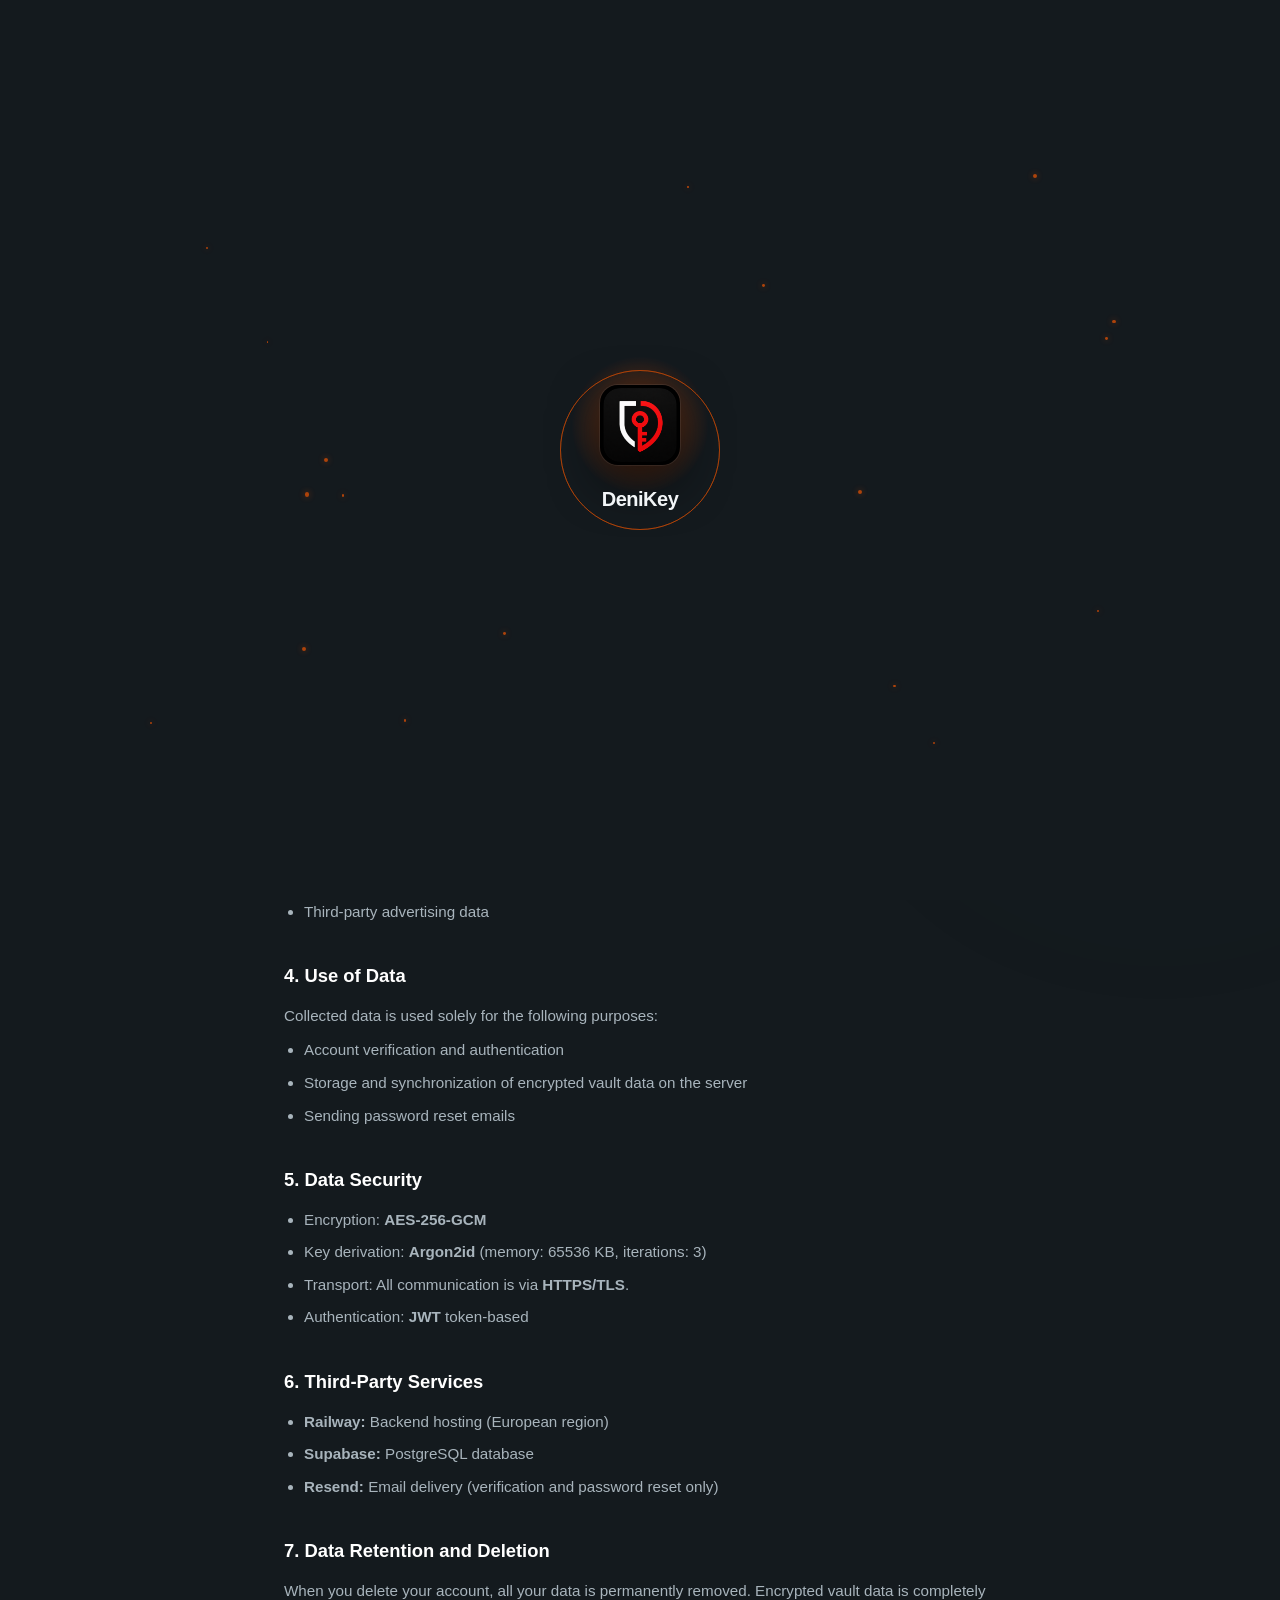
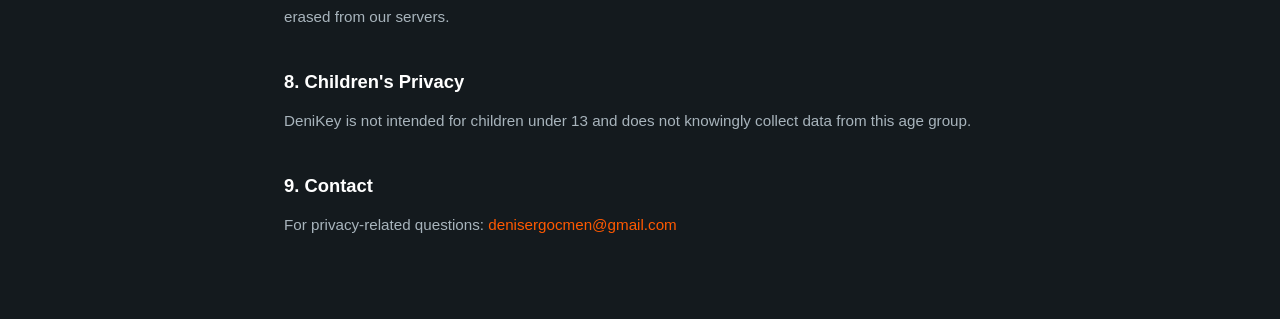
<file: privacy.html>
<!DOCTYPE html>
<html lang="en">
<head>
  <meta charset="UTF-8">
  <meta name="viewport" content="width=device-width, initial-scale=1.0">
  <title>Privacy Policy | DeniKey</title>
  <meta name="description" content="DeniKey privacy policy — how user data is protected.">
  <link rel="icon" href="/favicon.ico" sizes="any">
  <link rel="icon" type="image/png" sizes="32x32" href="/assets/favicon-32.png">
  <link rel="apple-touch-icon" href="/assets/apple-touch-icon.png">
  <meta name="theme-color" content="#141a1e">
  <link rel="stylesheet" href="app.css">
  <style>
    .privacy-wrap {
      max-width: 760px;
      margin: 0 auto;
      padding: 120px 24px 80px;
      color: var(--text-1, #f2f5f7);
    }
    .privacy-wrap h1 {
      font-size: 2rem;
      font-weight: 700;
      margin-bottom: 8px;
      color: #fff;
    }
    .privacy-wrap .updated {
      font-size: 0.85rem;
      color: var(--text-3, #8a95a0);
      margin-bottom: 48px;
    }
    .privacy-wrap h2 {
      font-size: 1.15rem;
      font-weight: 600;
      margin: 36px 0 12px;
      color: #fff;
    }
    .privacy-wrap p, .privacy-wrap li {
      font-size: 0.95rem;
      line-height: 1.75;
      color: var(--text-2, #a8b4bc);
    }
    .privacy-wrap ul {
      padding-left: 20px;
      margin-top: 8px;
    }
    .privacy-wrap ul li { margin-bottom: 6px; }
    .privacy-wrap a { color: var(--accent, #ff5900); text-decoration: none; }
    .privacy-wrap a:hover { text-decoration: underline; }
    .back-link {
      display: inline-block;
      margin-bottom: 40px;
      font-size: 0.9rem;
      color: var(--accent, #ff5900);
    }
  </style>
</head>
<body>
  <div class="page-shell">
    <div class="noise"></div>
    <div class="orb orb-one"></div>
    <div class="orb orb-two"></div>
    <div class="grid-lines"></div>

    <header class="topbar">
      <a class="brand" href="/" aria-label="DeniKey home">
        <span class="brand-mark">
          <img src="assets/denikey_logo.png" alt="DeniKey logo">
        </span>
        <span class="brand-text">DeniKey</span>
      </a>
      <div class="lang-switcher" id="langSwitcher">
        <button class="lang-btn" id="langBtn" aria-haspopup="listbox" aria-expanded="false">
          <svg width="14" height="14" viewBox="0 0 24 24" fill="none" stroke="currentColor" stroke-width="2" stroke-linecap="round" stroke-linejoin="round" aria-hidden="true"><circle cx="12" cy="12" r="10"/><line x1="2" y1="12" x2="22" y2="12"/><path d="M12 2a15.3 15.3 0 0 1 4 10 15.3 15.3 0 0 1-4 10 15.3 15.3 0 0 1-4-10 15.3 15.3 0 0 1 4-10z"/></svg>
          <span data-i18n="lang.btn">Language</span>
          <svg class="lang-chevron" width="12" height="12" viewBox="0 0 24 24" fill="none" stroke="currentColor" stroke-width="2.5" stroke-linecap="round" stroke-linejoin="round" aria-hidden="true"><polyline points="6 9 12 15 18 9"/></svg>
        </button>
        <ul class="lang-dropdown" id="langDropdown" role="listbox">
          <li class="lang-option" role="option" data-lang="en">English</li>
          <li class="lang-option" role="option" data-lang="tr">Türkçe</li>
          <li class="lang-option" role="option" data-lang="ru">Русский</li>
        </ul>
      </div>
    </header>

    <main class="privacy-wrap">
      <a class="back-link" href="/" data-i18n="privacy.back">← Back to Home</a>
      <h1 data-i18n="privacy.h1">Privacy Policy</h1>
      <p class="updated" data-i18n="privacy.updated">Last updated: April 18, 2026</p>

      <h2 data-i18n="privacy.s1.h2">1. Overview</h2>
      <p data-i18n="privacy.s1.p">
        DeniKey is a password manager built on zero-knowledge architecture. By design, we can never access your passwords or personal data. This policy explains what data we collect and how we use it.
      </p>

      <h2 data-i18n="privacy.s2.h2">2. Data We Collect</h2>
      <ul>
        <li data-i18n-html="privacy.s2.li1"><strong>Email address:</strong> Used for account creation and verification.</li>
        <li data-i18n-html="privacy.s2.li2"><strong>Master password hash:</strong> An Argon2id-derived hash is stored on the server; your actual password is never transmitted.</li>
        <li data-i18n-html="privacy.s2.li3"><strong>Encrypted vault data:</strong> All your passwords and notes are encrypted on your device with AES-256-GCM; the server only stores encrypted (unreadable) data.</li>
        <li data-i18n-html="privacy.s2.li4"><strong>Device information:</strong> Device type may be collected for session management.</li>
      </ul>

      <h2 data-i18n="privacy.s3.h2">3. Data We Do Not Collect</h2>
      <ul>
        <li data-i18n="privacy.s3.li1">Your actual master password</li>
        <li data-i18n="privacy.s3.li2">Unencrypted vault contents (passwords, notes, usernames)</li>
        <li data-i18n="privacy.s3.li3">Location, contacts, camera, or microphone data</li>
        <li data-i18n="privacy.s3.li4">Third-party advertising data</li>
      </ul>

      <h2 data-i18n="privacy.s4.h2">4. Use of Data</h2>
      <p data-i18n="privacy.s4.p">Collected data is used solely for the following purposes:</p>
      <ul>
        <li data-i18n="privacy.s4.li1">Account verification and authentication</li>
        <li data-i18n="privacy.s4.li2">Storage and synchronization of encrypted vault data on the server</li>
        <li data-i18n="privacy.s4.li3">Sending password reset emails</li>
      </ul>

      <h2 data-i18n="privacy.s5.h2">5. Data Security</h2>
      <ul>
        <li data-i18n-html="privacy.s5.li1">Encryption: <strong>AES-256-GCM</strong></li>
        <li data-i18n-html="privacy.s5.li2">Key derivation: <strong>Argon2id</strong> (memory: 65536 KB, iterations: 3)</li>
        <li data-i18n-html="privacy.s5.li3">Transport: All communication is via <strong>HTTPS/TLS</strong>.</li>
        <li data-i18n-html="privacy.s5.li4">Authentication: <strong>JWT</strong> token-based</li>
      </ul>

      <h2 data-i18n="privacy.s6.h2">6. Third-Party Services</h2>
      <ul>
        <li data-i18n-html="privacy.s6.li1"><strong>Railway:</strong> Backend hosting (European region)</li>
        <li data-i18n-html="privacy.s6.li2"><strong>Supabase:</strong> PostgreSQL database</li>
        <li data-i18n-html="privacy.s6.li3"><strong>Resend:</strong> Email delivery (verification and password reset only)</li>
      </ul>

      <h2 data-i18n="privacy.s7.h2">7. Data Retention and Deletion</h2>
      <p data-i18n="privacy.s7.p">
        When you delete your account, all your data is permanently removed. Encrypted vault data is completely erased from our servers.
      </p>

      <h2 data-i18n="privacy.s8.h2">8. Children's Privacy</h2>
      <p data-i18n="privacy.s8.p">
        DeniKey is not intended for children under 13 and does not knowingly collect data from this age group.
      </p>

      <h2 data-i18n="privacy.s9.h2">9. Contact</h2>
      <p data-i18n-html="privacy.s9.p">
        For privacy-related questions: <a href="mailto:denisergocmen@gmail.com">denisergocmen@gmail.com</a>
      </p>
    </main>
  </div>

  <script src="translations.js"></script>
  <script src="app.js"></script>
</body>
</html>
</file>
<file: app.css>
/* ── Reset ───────────────────────────────────────────── */
*, *::before, *::after { box-sizing: border-box; margin: 0; padding: 0; cursor: none; }
@media (hover: none) { *, *::before, *::after { cursor: auto; } }

/* ── Design tokens ───────────────────────────────────── */
:root {
  /* Onyx & Ember — uygulamayla aynı marka dili (blaze #FF5900 + teal #24C9B5).
     Zemin saf siyah değil açılmış onyx; yardımcı yazılar opak (eski %22-50
     opaklık okunmuyordu). */
  --bg:          #141a1e;
  --bg-2:        #1e272c;
  --surface:     rgba(255,255,255,0.055);
  --surface-2:   rgba(255,255,255,0.095);
  --border:      rgba(255,255,255,0.11);
  --border-hi:   rgba(255,255,255,0.20);
  --accent:      #ff5900;
  --accent-2:    #ff7a33;
  --accent-glow: rgba(255,89,0,0.38);
  --accent-dim:  rgba(255,89,0,0.14);
  --cyan:        #24c9b5;
  --cyan-glow:   rgba(36,201,181,0.32);
  --purple:      #b9a3ff;
  --amber:       #fbbf24;
  --green:       #4ade80;
  --green-glow:  rgba(74,222,128,0.28);
  --text-1:      #f2f5f7;
  --text-2:      #a8b4bc;
  --text-3:      #8a95a0;
  --radius:      12px;
  --radius-sm:   8px;
  --pad-x:       clamp(24px, 6vw, 100px);
  --pad-y:       clamp(80px, 11vw, 148px);
}

html { scroll-behavior: smooth; }

body {
  background: var(--bg);
  color: var(--text-1);
  font-family: -apple-system, BlinkMacSystemFont, "Segoe UI", Helvetica, Arial, sans-serif;
  font-size: 16px;
  line-height: 1.6;
  min-height: 100vh;
  overflow-x: hidden;
  cursor: none;
}

@media (hover: none) { body { cursor: auto; } }

/* ── Custom cursor ───────────────────────────────────── */
.c-cursor {
  position: fixed;
  top: 0; left: 0;
  width: 11px; height: 11px;
  border-radius: 50%;
  background: #fff;
  pointer-events: none;
  z-index: 10000;
  mix-blend-mode: difference;
  will-change: transform;
  transition: width 0.28s cubic-bezier(0.34,1.56,0.64,1),
              height 0.28s cubic-bezier(0.34,1.56,0.64,1),
              opacity 0.2s;
}
.c-cursor--hover {
  width: 40px; height: 40px;
}
.c-cursor--hidden { opacity: 0; }
@media (hover: none) { .c-cursor { display: none; } }

/* ── Background ─────────────────────────────────────── */
.page-shell { position: relative; min-height: 100vh; }

.noise {
  pointer-events: none;
  position: fixed; inset: 0; z-index: 0;
  background-image: url("data:image/svg+xml,%3Csvg viewBox='0 0 256 256' xmlns='http://www.w3.org/2000/svg'%3E%3Cfilter id='n'%3E%3CfeTurbulence type='fractalNoise' baseFrequency='0.85' numOctaves='4' stitchTiles='stitch'/%3E%3C/filter%3E%3Crect width='100%25' height='100%25' filter='url(%23n)' opacity='0.04'/%3E%3C/svg%3E");
  background-size: 200px 200px;
  opacity: 0.3;
}

.orb {
  pointer-events: none;
  position: fixed; z-index: 0;
  border-radius: 50%;
  filter: blur(160px);
}
.orb-one {
  width: 700px; height: 700px;
  top: -200px; left: -160px;
  background: radial-gradient(circle, rgba(255,89,0,0.55) 0%, rgba(120,42,0,0.3) 55%, transparent 100%);
  opacity: 0.22;
  animation: orb-drift-one 22s ease-in-out infinite alternate;
}
.orb-two {
  width: 520px; height: 520px;
  bottom: 0; right: -140px;
  background: radial-gradient(circle, rgba(36,201,181,0.34) 0%, transparent 70%);
  opacity: 0.18;
  animation: orb-drift-two 28s ease-in-out infinite alternate;
}
.orb-three {
  width: 380px; height: 380px;
  top: 42%; left: 32%;
  background: radial-gradient(circle, rgba(34,56,65,0.9) 0%, transparent 70%);
  opacity: 0.14;
  animation: orb-drift-three 34s ease-in-out infinite alternate;
}
@keyframes orb-drift-one   { to { transform: translate(80px, 60px) scale(1.1); } }
@keyframes orb-drift-two   { to { transform: translate(-70px, -80px) scale(1.15); } }
@keyframes orb-drift-three { to { transform: translate(-100px, 70px) scale(0.82); } }

.grid-lines {
  pointer-events: none;
  position: fixed; inset: 0; z-index: 0;
  background-image:
    linear-gradient(rgba(255,255,255,0.014) 1px, transparent 1px),
    linear-gradient(90deg, rgba(255,255,255,0.014) 1px, transparent 1px);
  background-size: 58px 58px;
}

/* ── WebGL canvas ────────────────────────────────────── */
#bg-canvas {
  position: fixed; inset: 0; z-index: -1;
  width: 100%; height: 100%;
  pointer-events: none; display: block;
  opacity: 0;
  animation: canvas-fadein 3s ease 0.4s forwards;
}
@keyframes canvas-fadein { to { opacity: 1; } }

body.threejs-ready .orb   { opacity: 0; transition: opacity 2s ease; }
body.threejs-ready .grid-lines { opacity: 0; transition: opacity 2s ease; }

/* ── Topbar ─────────────────────────────────────────── */
.topbar {
  position: sticky; top: 0; z-index: 100;
  display: flex; align-items: center; justify-content: space-between;
  padding: 0 var(--pad-x);
  height: 58px;
  background: rgba(20,26,30,0.82);
  backdrop-filter: blur(40px) saturate(180%);
  -webkit-backdrop-filter: blur(40px) saturate(180%);
  border-bottom: 1px solid rgba(255,255,255,0.05);
}

.brand {
  display: flex; align-items: center; gap: 10px;
  text-decoration: none; color: var(--text-1);
}
.brand-mark img {
  width: 30px; height: 30px;
  border-radius: 7px; display: block;
  transition: transform 0.4s cubic-bezier(0.34,1.56,0.64,1);
}
.brand:hover .brand-mark img { transform: rotate(-10deg) scale(1.1); }
.brand-text {
  font-size: 0.95rem; font-weight: 700;
  letter-spacing: -0.025em;
}

/* ── Sections common ────────────────────────────────── */
main { position: relative; z-index: 1; }
section { padding: var(--pad-y) var(--pad-x); }

.section-heading {
  max-width: 760px;
  margin-bottom: clamp(48px, 7vw, 80px);
}
.section-heading h2 {
  font-size: clamp(1.9rem, 4.2vw, 4rem);
  font-weight: 800;
  line-height: 1.12;
  letter-spacing: -0.04em;
  margin-top: 12px;
}

.eyebrow {
  font-size: 0.62rem;
  font-weight: 700;
  letter-spacing: 0.18em;
  text-transform: uppercase;
  color: var(--accent);
  display: inline-flex;
  align-items: center;
  gap: 10px;
}
.eyebrow::before {
  content: '';
  width: 20px; height: 1.5px;
  flex-shrink: 0;
  background: linear-gradient(90deg, var(--accent), transparent);
  border-radius: 1px;
}

/* ── Reveal ─────────────────────────────────────────── */
.reveal {
  opacity: 0;
  transform: translateY(36px);
  transition: opacity 0.7s cubic-bezier(0.16,1,0.3,1),
              transform 0.7s cubic-bezier(0.16,1,0.3,1);
}
.reveal.in-view { opacity: 1; transform: none; }

/* ── Hero ───────────────────────────────────────────── */
.hero {
  min-height: calc(100vh - 58px);
  display: flex; align-items: center;
  gap: clamp(40px, 6vw, 80px);
  padding-top: clamp(60px, 10vh, 120px);
  padding-bottom: clamp(60px, 10vh, 120px);
  position: relative;
  overflow: hidden;
}

.hero-copy { flex: 1 1 420px; max-width: 640px; }
.hero-copy .eyebrow { margin-bottom: 20px; }

.hero-copy h1 {
  font-size: clamp(3rem, 7.5vw, 7.5rem);
  font-weight: 900;
  line-height: 1.0;
  letter-spacing: -0.05em;
  margin-bottom: 28px;
}

.gradient-heading {
  background: linear-gradient(125deg, #ffffff 0%, #e8ecf4 30%, #d0d8e8 55%, #ff5900 80%, #ffa366 100%);
  background-size: 250% 250%;
  -webkit-background-clip: text;
  -webkit-text-fill-color: transparent;
  background-clip: text;
  animation: gradient-shift 8s ease infinite;
}
@keyframes gradient-shift {
  0%   { background-position: 0% 50%; }
  50%  { background-position: 100% 50%; }
  100% { background-position: 0% 50%; }
}

.hero-text {
  font-size: clamp(0.9rem, 1.3vw, 1.05rem);
  color: var(--text-2);
  max-width: 500px;
  margin-bottom: 44px;
  line-height: 1.8;
}

.hero-actions {
  display: flex;
  gap: 10px;
  flex-wrap: wrap;
  align-items: center;
}

/* ── Download buttons ───────────────────────────────── */
.btn-dl {
  display: inline-flex;
  align-items: center;
  gap: 8px;
  padding: 11px 20px;
  font-size: 0.84rem;
  font-weight: 600;
  border-radius: var(--radius-sm);
  text-decoration: none;
  color: var(--text-1);
  background: var(--surface);
  border: 1px solid var(--border);
  backdrop-filter: blur(12px);
  -webkit-backdrop-filter: blur(12px);
  transition: background 0.22s, border-color 0.22s, box-shadow 0.22s, transform 0.18s;
  white-space: nowrap;
  cursor: none;
}
.btn-dl:hover {
  background: var(--surface-2);
  border-color: var(--border-hi);
  box-shadow: 0 8px 32px rgba(0,0,0,0.45);
  transform: translateY(-2px);
}
.btn-dl:active { transform: translateY(0) scale(0.97); }

.btn-dl--accent {
  background: var(--accent-dim);
  border-color: rgba(255,89,0,0.3);
  color: var(--text-1);
}
.btn-dl--accent:hover {
  background: rgba(255,89,0,0.2);
  border-color: rgba(255,89,0,0.5);
  box-shadow: 0 8px 32px rgba(255,89,0,0.15), 0 0 0 1px rgba(255,89,0,0.1);
}

.btn-ghost-arrow {
  display: inline-flex;
  align-items: center;
  gap: 8px;
  padding: 11px 16px;
  font-size: 0.84rem;
  font-weight: 600;
  color: var(--text-2);
  text-decoration: none;
  border-radius: var(--radius-sm);
  border: 1px solid transparent;
  transition: color 0.2s, border-color 0.2s, gap 0.2s;
  cursor: none;
}
.btn-ghost-arrow:hover {
  color: var(--text-1);
  border-color: var(--border);
  gap: 12px;
}
.btn-ghost-arrow svg { flex-shrink: 0; transition: transform 0.2s; }
.btn-ghost-arrow:hover svg { transform: translateX(3px); }

@keyframes pulse-dot { 0%,100%{opacity:1;} 50%{opacity:0.25;} }

/* ── Marquee ─────────────────────────────────────────── */
.marquee-wrap {
  overflow: hidden;
  border-top: 1px solid var(--border);
  border-bottom: 1px solid var(--border);
  padding: 16px 0;
  background: rgba(6,9,18,0.5);
  position: relative; z-index: 1;
}
.marquee-inner {
  display: flex;
  align-items: center;
  gap: 28px;
  white-space: nowrap;
  width: max-content;
  animation: marquee-scroll 42s linear infinite;
}
.marquee-inner span {
  font-size: 0.72rem;
  font-weight: 600;
  letter-spacing: 0.12em;
  text-transform: uppercase;
  color: var(--text-3);
}
.marquee-inner .msep {
  color: rgba(255,89,0,0.4);
  letter-spacing: 0;
}
@keyframes marquee-scroll {
  from { transform: translateX(0); }
  to   { transform: translateX(-50%); }
}

/* ── Stats strip ────────────────────────────────────── */
.stats-strip {
  display: flex; align-items: center; justify-content: center;
  flex-wrap: wrap;
  padding: clamp(44px,6vw,72px) var(--pad-x);
  position: relative; z-index: 1;
  gap: 0;
}
.stats-strip::before {
  content: '';
  position: absolute; top: 0; left: 10%; right: 10%; height: 1px;
  background: linear-gradient(90deg, transparent, var(--cyan), var(--accent), var(--purple), transparent);
  opacity: 0.3;
}

.stat-item {
  text-align: center;
  padding: 16px clamp(24px, 4.5vw, 60px);
  flex: 1 1 130px;
}
.stat-value {
  display: flex; align-items: baseline;
  justify-content: center; gap: 3px; margin-bottom: 6px;
}
.stat-num {
  font-size: clamp(2.2rem, 4.5vw, 3.8rem);
  font-weight: 900; letter-spacing: -0.05em;
  color: var(--text-1); font-variant-numeric: tabular-nums;
}
.stat-zero { color: var(--green); }
.stat-unit { font-size: 0.9rem; font-weight: 700; color: var(--accent); }
.stat-label { font-size: 0.72rem; color: var(--text-3); letter-spacing: 0.03em; }
.stat-divider { width: 1px; height: 52px; background: var(--border); flex-shrink: 0; }

/* ── About ──────────────────────────────────────────── */
.about { border-top: 1px solid var(--border); }
.about-text {
  max-width: 680px;
  color: var(--text-2);
  font-size: clamp(1rem, 1.7vw, 1.3rem);
  line-height: 1.82;
  font-weight: 400;
}

/* ── Crypto demo ────────────────────────────────────── */
.crypto-demo { border-top: 1px solid var(--border); }

.demo-arena {
  display: grid;
  grid-template-columns: 1fr 152px 1fr;
  gap: 16px; align-items: stretch;
  margin-bottom: 40px;
}

.demo-panel {
  background: rgba(6,10,20,0.82);
  border: 1px solid var(--border);
  border-radius: var(--radius);
  padding: 24px;
  display: flex; flex-direction: column; gap: 14px;
  transition: border-color 0.3s, box-shadow 0.3s;
  position: relative; overflow: hidden;
  backdrop-filter: blur(16px);
  -webkit-backdrop-filter: blur(16px);
}
.demo-panel::before {
  content: '';
  position: absolute; top: 0; left: 0; right: 0; height: 1px;
  background: linear-gradient(90deg, transparent, rgba(36,201,181,0.4), transparent);
  opacity: 0; transition: opacity 0.3s;
}
.demo-panel:focus-within::before,
.demo-panel:focus-within { border-color: rgba(36,201,181,0.32); }
.demo-panel:focus-within::before { opacity: 1; }

.demo-panel--right { border-color: rgba(74,222,128,0.1); }
.demo-panel--right.active {
  border-color: rgba(74,222,128,0.38);
  box-shadow: 0 0 40px rgba(74,222,128,0.05);
}
.demo-panel--right::before {
  background: linear-gradient(90deg, transparent, rgba(74,222,128,0.4), transparent);
}
.demo-panel--right.active::before { opacity: 1; }

.demo-panel-header { display: flex; align-items: center; gap: 8px; }
.demo-dot { width: 7px; height: 7px; border-radius: 50%; flex-shrink: 0; }
.demo-dot--green { background: var(--green); box-shadow: 0 0 8px var(--green-glow); }
.demo-dot--red   { background: var(--accent); box-shadow: 0 0 8px var(--accent-glow); }
.demo-panel-title {
  font-size: 0.66rem; font-weight: 700;
  letter-spacing: 0.14em; text-transform: uppercase; color: var(--text-3);
}

.demo-input {
  background: rgba(3,6,14,0.85);
  border: 1px solid var(--border);
  border-radius: var(--radius-sm);
  padding: 12px 14px; font-size: 1rem;
  color: var(--text-1); font-family: inherit;
  outline: none; width: 100%;
  transition: border-color 0.25s, box-shadow 0.25s;
  caret-color: var(--cyan);
}
.demo-input:focus {
  border-color: rgba(36,201,181,0.38);
  box-shadow: 0 0 0 3px rgba(36,201,181,0.06);
}
.demo-input::placeholder { color: var(--text-3); }

.demo-badges { display: flex; align-items: center; gap: 8px; flex-wrap: wrap; }
.demo-badges svg { color: var(--text-3); }
.demo-badge {
  font-size: 0.65rem; font-weight: 700; letter-spacing: 0.05em;
  padding: 3px 8px;
  background: rgba(255,89,0,0.09);
  border: 1px solid rgba(255,89,0,0.22);
  border-radius: 5px; color: #f87171;
}
.demo-sublabel { font-size: 0.72rem; color: var(--text-3); margin-top: auto; }

.demo-center-col {
  display: flex; flex-direction: column;
  align-items: stretch; justify-content: center;
  position: relative;
}
.demo-lock {
  position: absolute; opacity: 0; pointer-events: none; width: 0; height: 0;
}

/* ── Demo pipeline ────────────────────────────────────── */
.demo-pipe {
  display: flex; flex-direction: column; gap: 6px;
  height: 100%;
}
.demo-pipe-stage {
  flex: 1;
  background: rgba(6,10,20,0.82);
  border: 1px solid var(--border);
  border-radius: var(--radius-sm);
  padding: 12px 14px;
  display: flex; flex-direction: column; gap: 7px;
  transition: border-color 0.4s, box-shadow 0.4s;
  overflow: hidden;
  position: relative;
}
.demo-pipe-stage--active-r {
  border-color: rgba(255,89,0,0.48);
  box-shadow: 0 0 24px rgba(255,89,0,0.06);
}
.demo-pipe-stage--active-c {
  border-color: rgba(36,201,181,0.48);
  box-shadow: 0 0 24px rgba(36,201,181,0.06);
}
.demo-pipe-hd {
  display: flex; align-items: center; justify-content: space-between; gap: 6px;
}
.demo-pipe-lbl {
  font-size: 0.6rem; font-weight: 800;
  letter-spacing: 0.08em; text-transform: uppercase;
}
.demo-pipe-lbl--r { color: #f87171; }
.demo-pipe-lbl--c { color: var(--cyan); }
.demo-pipe-ver {
  font-size: 0.55rem; color: var(--text-3);
  background: rgba(255,255,255,0.04);
  border: 1px solid var(--border);
  border-radius: 4px; padding: 1px 5px;
  letter-spacing: 0.06em;
}
.demo-pipe-params {
  display: flex; flex-wrap: wrap; gap: 4px;
}
.demo-pipe-params span {
  font-size: 0.55rem; font-family: 'Courier New', monospace;
  color: var(--text-3); background: rgba(255,255,255,0.03);
  border: 1px solid rgba(255,255,255,0.05);
  border-radius: 3px; padding: 1px 5px;
}
.demo-pipe-track {
  height: 3px; background: rgba(255,255,255,0.06);
  border-radius: 2px; overflow: hidden; margin-top: auto;
}
.demo-pipe-fill {
  height: 100%; width: 0%;
  background: linear-gradient(90deg, rgba(255,89,0,0.9), rgba(255,122,51,0.7));
  border-radius: 2px;
  transition: width 0.05s linear;
  box-shadow: 0 0 8px rgba(255,89,0,0.6);
}
.demo-pipe-fill--c {
  background: linear-gradient(90deg, rgba(36,201,181,0.9), rgba(36,201,181,0.5));
  box-shadow: 0 0 8px rgba(36,201,181,0.5);
}
.demo-pipe-arrow {
  display: flex; align-items: center; justify-content: center;
  color: var(--text-3); flex-shrink: 0;
}

.demo-output {
  flex: 1; background: #0f1417;
  border: 1px solid rgba(74,222,128,0.1);
  border-radius: var(--radius-sm);
  padding: 13px 14px; min-height: 130px;
  position: relative; overflow: hidden;
  transition: border-color 0.3s;
}
.demo-output.scrambling { border-color: rgba(74,222,128,0.32); }
.demo-output.scrambling::after {
  content: '';
  position: absolute; left: 0; right: 0; height: 2px;
  background: linear-gradient(90deg, transparent, rgba(74,222,128,0.55), transparent);
  animation: scan-line 1.8s linear infinite;
  pointer-events: none;
}
@keyframes scan-line { 0%{top:0;} 100%{top:100%;} }

.demo-output-hint {
  font-size: 0.78rem; color: var(--text-3);
  font-style: italic; display: block; line-height: 1.6;
}
.demo-output-text {
  display: none;
  font-family: 'Courier New', Courier, monospace;
  font-size: 0.7rem; color: var(--green);
  line-height: 1.65; word-break: break-all;
  white-space: pre-wrap;
  text-shadow: 0 0 10px rgba(74,222,128,0.48);
}
.demo-output.scrambling .demo-output-hint { display: none; }
.demo-output.scrambling .demo-output-text { display: block; }

/* Demo wire */
.demo-wire-section {
  display: flex; align-items: center;
  padding: 32px 0 0; border-top: 1px solid var(--border);
  margin-top: 8px; gap: 0;
}
.demo-node {
  display: flex; flex-direction: column;
  align-items: center; gap: 6px;
  flex-shrink: 0; width: 110px; position: relative;
}
.demo-node-glow {
  position: absolute;
  width: 52px; height: 52px; border-radius: 50%;
  border: 1px solid transparent;
  top: -6px; left: 50%; transform: translateX(-50%);
  transition: border-color 0.4s, box-shadow 0.4s;
  pointer-events: none;
}
.demo-node svg { color: var(--text-3); transition: color 0.4s; }
.demo-node-label { font-size: 0.68rem; font-weight: 600; color: var(--text-3); text-align: center; }
.demo-node--server.received .demo-node-glow {
  border-color: rgba(74,222,128,0.48);
  box-shadow: 0 0 28px rgba(74,222,128,0.18);
}
.demo-node--server.received svg { color: var(--green); }
.demo-server-badge {
  font-size: 0.63rem; font-weight: 700;
  padding: 2px 8px;
  background: rgba(74,222,128,0.09);
  border: 1px solid rgba(74,222,128,0.28);
  border-radius: 999px; color: var(--green);
  opacity: 0; transform: translateY(8px);
  transition: opacity 0.35s, transform 0.35s;
}
.demo-node--server.received .demo-server-badge {
  opacity: 1; transform: translateY(0);
}
.demo-wire {
  flex: 1; display: flex; flex-direction: column;
  align-items: center; gap: 8px;
}
.demo-wire-label {
  font-size: 0.6rem; letter-spacing: 0.08em;
  text-transform: uppercase; color: var(--text-3);
}
.demo-wire-track {
  width: 100%; height: 2px;
  background: linear-gradient(90deg, var(--border), rgba(36,201,181,0.22), rgba(255,89,0,0.28), var(--border));
  border-radius: 1px; position: relative; overflow: visible;
}
.demo-packet {
  position: absolute;
  left: -10px; top: 50%; transform: translateY(-50%);
  width: 10px; height: 10px; border-radius: 50%;
  background: var(--accent);
  box-shadow: 0 0 0 3px rgba(255,89,0,0.18), 0 0 20px rgba(255,89,0,0.8);
  opacity: 0;
}
.demo-packet.traveling {
  animation: packet-travel 1.5s cubic-bezier(0.16,1,0.3,1) forwards;
}
@keyframes packet-travel {
  0%   { left:-10px; opacity:0; }
  8%   { opacity:1; }
  92%  { opacity:1; }
  100% { left:calc(100% + 10px); opacity:0; }
}

/* ── Features — editorial list ───────────────────────── */
.features { border-top: 1px solid var(--border); }

.feature-grid {
  display: flex;
  flex-direction: column;
}

.feature-card {
  display: grid;
  grid-template-columns: 68px 1fr;
  gap: 0 clamp(20px, 3.5vw, 52px);
  align-items: start;
  padding: clamp(28px,4vw,52px) 0;
  border-top: 1px solid var(--border);
  position: relative;
  cursor: default;
  transition: background 0.25s;
  border-radius: 0;
  background: transparent;
}
.feature-card:last-child { border-bottom: 1px solid var(--border); }
.feature-card::after {
  content: '';
  position: absolute; top: 0; left: 0; right: 0; bottom: 0;
  border-radius: 0;
  background: transparent;
  transition: background 0.3s;
  pointer-events: none;
}
.feature-card:hover::after {
  background: rgba(255,255,255,0.012);
}

.feature-card .card-index {
  font-size: 0.62rem;
  font-weight: 700;
  letter-spacing: 0.16em;
  color: var(--text-3);
  padding-top: 5px;
  background: none;
  -webkit-text-fill-color: var(--text-3);
}

.feature-card-body { display: flex; flex-direction: column; gap: 10px; }
.feature-card h3 {
  font-size: clamp(1rem, 1.6vw, 1.3rem);
  font-weight: 700;
  letter-spacing: -0.025em;
  line-height: 1.25;
  color: var(--text-1);
}
.feature-card p {
  font-size: clamp(0.84rem, 1.1vw, 0.95rem);
  color: var(--text-2);
  line-height: 1.75;
  max-width: 540px;
}
.feature-card::before { display: none; }

/* ── Architecture ───────────────────────────────────── */
.architecture { border-top: 1px solid var(--border); }
.architecture-grid {
  display: grid;
  grid-template-columns: repeat(auto-fit, minmax(260px,1fr));
  gap: 1px;
  border: 1px solid var(--border);
  border-radius: var(--radius);
  overflow: hidden;
}

.architecture-card {
  background: rgba(6,9,18,0.7);
  border: none;
  border-radius: 0;
  padding: clamp(28px,3.5vw,44px);
  position: relative;
  overflow: hidden;
  cursor: default;
  transition: background 0.25s;
  backdrop-filter: blur(16px);
  -webkit-backdrop-filter: blur(16px);
}
.architecture-card:hover { background: rgba(10,14,28,0.9); }
.architecture-card::before {
  content: '';
  position: absolute; top: 0; left: 0; bottom: 0; width: 2px;
  opacity: 0;
  transition: opacity 0.25s;
}
.architecture-card:hover::before { opacity: 1; }
.architecture-card:nth-child(1)::before { background: var(--accent); }
.architecture-card:nth-child(2)::before { background: var(--cyan); }
.architecture-card:nth-child(3)::before { background: var(--purple); }
.architecture-card:nth-child(4)::before { background: var(--amber); }

.architecture-card .card-index {
  display: block;
  font-size: 0.6rem;
  font-weight: 700;
  letter-spacing: 0.18em;
  color: var(--text-3);
  margin-bottom: 18px;
  background: none;
  -webkit-text-fill-color: var(--text-3);
}
.architecture-card h3 {
  font-size: clamp(0.9rem, 1.3vw, 1.05rem);
  font-weight: 700;
  letter-spacing: -0.02em;
  margin-bottom: 10px;
  color: var(--text-1);
}
.architecture-card p {
  font-size: clamp(0.82rem, 1vw, 0.9rem);
  color: var(--text-2);
  line-height: 1.72;
}

/* ── Stack ──────────────────────────────────────────── */
.stack { border-top: 1px solid var(--border); }
.stack-shell {
  display: grid;
  grid-template-columns: repeat(auto-fit, minmax(240px,1fr));
  gap: 16px;
}

.stack-panel {
  background: rgba(6,9,18,0.72);
  border: 1px solid var(--border);
  border-radius: var(--radius);
  padding: clamp(24px,3.5vw,40px);
  position: relative; overflow: hidden;
  cursor: default;
  transition: border-color 0.25s, box-shadow 0.25s;
  backdrop-filter: blur(16px);
  -webkit-backdrop-filter: blur(16px);
}
.stack-panel::before {
  content: '';
  position: absolute; top: 0; left: 0; right: 0; height: 1px;
  opacity: 0.5; transition: opacity 0.25s;
}
.stack-panel:nth-child(1)::before { background: linear-gradient(90deg, var(--cyan), transparent); }
.stack-panel:nth-child(2)::before { background: linear-gradient(90deg, var(--purple), transparent); }
.stack-panel:nth-child(3)::before { background: linear-gradient(90deg, var(--amber), transparent); }
.stack-panel:hover::before { opacity: 1; }
.stack-panel:nth-child(1):hover { border-color: rgba(36,201,181,0.28); box-shadow: 0 8px 40px rgba(36,201,181,0.05); }
.stack-panel:nth-child(2):hover { border-color: rgba(185,163,255,0.28); box-shadow: 0 8px 40px rgba(185,163,255,0.05); }
.stack-panel:nth-child(3):hover { border-color: rgba(251,191,36,0.28); box-shadow: 0 8px 40px rgba(251,191,36,0.05); }

.stack-panel-num {
  display: block;
  font-size: 2.8rem;
  font-weight: 900;
  letter-spacing: -0.05em;
  color: rgba(255,255,255,0.04);
  line-height: 1;
  margin-bottom: -8px;
}
.stack-panel h3 {
  font-size: 0.88rem; font-weight: 700;
  margin-bottom: 18px; letter-spacing: -0.01em;
  color: var(--text-1);
}
.stack-list { list-style: none; display: flex; flex-direction: column; gap: 9px; }
.stack-list li {
  font-size: 0.82rem; color: var(--text-2); line-height: 1.55;
  padding-left: 16px; position: relative;
}
.stack-list li::before {
  content: '';
  position: absolute; left: 0; top: 8px;
  width: 4px; height: 4px; border-radius: 50%;
  background: var(--text-3);
}

/* ── Assurance ──────────────────────────────────────── */
.assurance {
  border-top: 1px solid rgba(255,89,0,0.18);
  background: radial-gradient(ellipse at 0% 50%, rgba(80,10,10,0.15) 0%, transparent 65%);
}
.assurance-card {
  max-width: 900px;
  background: rgba(6,9,18,0.75);
  border: 1px solid rgba(255,89,0,0.16);
  border-radius: var(--radius);
  padding: clamp(40px,6vw,80px);
  position: relative; overflow: hidden;
  backdrop-filter: blur(20px);
  -webkit-backdrop-filter: blur(20px);
  box-shadow:
    0 0 0 1px rgba(255,89,0,0.1),
    0 0 100px rgba(255,89,0,0.05),
    0 32px 80px rgba(0,0,0,0.52);
}
.assurance-card::before {
  content: '';
  position: absolute; top: 0; left: 0; right: 0; height: 1px;
  background: linear-gradient(90deg, transparent, var(--accent), rgba(185,163,255,0.6), transparent);
  opacity: 0.55;
}
.assurance-card::after {
  content: '';
  position: absolute; bottom: 0; right: -60px;
  width: 360px; height: 360px; border-radius: 50%;
  background: radial-gradient(circle, rgba(255,89,0,0.055) 0%, transparent 70%);
  pointer-events: none;
}
.assurance-card .eyebrow { margin-bottom: 18px; }
.assurance-card h2 {
  font-size: clamp(1.6rem, 3.8vw, 3.4rem);
  font-weight: 800;
  letter-spacing: -0.04em;
  line-height: 1.15;
  margin-bottom: 24px;
}
.assurance-card p {
  font-size: clamp(0.88rem, 1.2vw, 1rem);
  color: var(--text-2);
  line-height: 1.82;
  max-width: 680px;
  margin-bottom: 36px;
}
.assurance-dl-row { display: flex; gap: 12px; flex-wrap: wrap; }

/* ── Contact ────────────────────────────────────────── */
.contact-section {
  padding: var(--pad-y) var(--pad-x);
}
.contact-card {
  max-width: 720px;
  background: rgba(6,9,18,0.78);
  border: 1px solid var(--border);
  border-radius: var(--radius);
  padding: clamp(32px,4.5vw,56px);
  backdrop-filter: blur(22px) saturate(160%);
  -webkit-backdrop-filter: blur(22px) saturate(160%);
  box-shadow:
    0 1px 0 rgba(255,255,255,0.04) inset,
    0 32px 80px rgba(0,0,0,0.52);
}
.contact-tabs { display: flex; gap: 6px; margin-bottom: 32px; }
.contact-tab {
  padding: 8px 20px;
  border-radius: 999px;
  border: 1px solid var(--border);
  background: transparent;
  color: var(--text-2);
  font-size: 0.82rem; font-weight: 600;
  cursor: none;
  transition: all 0.2s;
}
.contact-tab.active {
  background: var(--accent-dim);
  border-color: rgba(255,89,0,0.3);
  color: var(--text-1);
}
.contact-tab:not(.active):hover {
  color: var(--text-1);
  border-color: var(--border-hi);
}
.contact-row {
  display: grid;
  grid-template-columns: 1fr 1fr;
  gap: 16px;
}
.contact-field { margin-bottom: 16px; }
.contact-field label {
  display: block;
  font-size: 0.72rem; font-weight: 700;
  letter-spacing: 0.08em;
  text-transform: uppercase;
  color: var(--text-3);
  margin-bottom: 8px;
}
.contact-field input,
.contact-field textarea {
  width: 100%; padding: 12px 15px;
  border-radius: var(--radius-sm);
  border: 1px solid var(--border);
  background: rgba(255,255,255,0.03);
  color: var(--text-1);
  font-size: 0.9rem; outline: none;
  transition: border-color 0.2s, box-shadow 0.2s;
  font-family: inherit; resize: vertical;
}
.contact-field input:focus,
.contact-field textarea:focus {
  border-color: rgba(255,89,0,0.4);
  box-shadow: 0 0 0 3px rgba(255,89,0,0.06);
}
.contact-field input::placeholder,
.contact-field textarea::placeholder { color: var(--text-3); }
.contact-submit {
  width: 100%; padding: 14px;
  border-radius: var(--radius-sm); border: none;
  background: var(--accent);
  color: #fff; font-size: 0.9rem; font-weight: 700;
  cursor: none;
  transition: background 0.2s, box-shadow 0.2s, transform 0.18s;
  margin-top: 6px; letter-spacing: 0.02em;
}
.contact-submit:hover {
  background: var(--accent-2);
  box-shadow: 0 8px 32px rgba(255,89,0,0.28);
  transform: translateY(-1px);
}
.contact-submit:disabled { opacity: 0.55; cursor: default; transform: none; }
.contact-result { margin-top: 14px; font-size: 0.85rem; text-align: center; }
.contact-result.ok  { color: var(--green); }
.contact-result.err { color: #f87171; }

/* ── Toast ──────────────────────────────────────────── */
.toast {
  position: fixed; bottom: 24px; left: 50%;
  transform: translateX(-50%) translateY(20px);
  background: var(--bg-2); border: 1px solid var(--border);
  border-radius: var(--radius-sm); padding: 12px 22px;
  font-size: 0.83rem; color: var(--text-2); z-index: 200;
  opacity: 0; transition: opacity 0.25s, transform 0.25s;
  pointer-events: none; white-space: nowrap;
  backdrop-filter: blur(20px);
}
.toast.visible { opacity: 1; transform: translateX(-50%) translateY(0); }

/* ── Language switcher ──────────────────────────────── */
.lang-switcher { position: relative; }
.lang-btn {
  display: flex; align-items: center; gap: 7px;
  background: var(--surface); border: 1px solid var(--border);
  color: var(--text-2); padding: 6px 13px;
  border-radius: var(--radius-sm); font-size: 0.78rem; font-weight: 600;
  cursor: none; transition: color 0.15s, border-color 0.15s; white-space: nowrap;
}
.lang-btn:hover { color: var(--text-1); border-color: var(--border-hi); }
.lang-btn svg { flex-shrink: 0; }
.lang-btn .lang-chevron { transition: transform 0.2s ease; }
.lang-btn[aria-expanded="true"] .lang-chevron { transform: rotate(180deg); }
.lang-dropdown {
  display: none; position: absolute; top: calc(100% + 8px); right: 0;
  min-width: 140px; background: #1e272c;
  border: 1px solid var(--border); border-radius: var(--radius-sm);
  overflow: hidden; list-style: none; z-index: 200;
  box-shadow: 0 16px 56px rgba(0,0,0,0.7);
}
.lang-dropdown--open { display: block; }
.lang-option {
  padding: 10px 16px; font-size: 0.84rem;
  color: var(--text-2); cursor: none;
  transition: background 0.12s, color 0.12s;
}
.lang-option:hover { background: rgba(255,255,255,0.05); color: var(--text-1); }
.lang-option--active { color: var(--text-1); background: var(--accent-dim); }
.lang-option--active::after { content: ' ✓'; opacity: 0.55; }

/* ── Footer ─────────────────────────────────────────── */
.site-footer {
  text-align: center; padding: 26px 24px;
  font-size: 0.78rem; color: var(--text-3);
  border-top: 1px solid var(--border);
  position: relative; z-index: 1;
  display: flex; align-items: center; justify-content: center; gap: 12px;
  background: rgba(20,26,30,0.45);
}
.site-footer a { color: rgba(36,201,181,0.7); text-decoration: none; transition: color 0.15s; }
.site-footer a:hover { color: var(--cyan); }
.footer-sep { color: var(--text-3); }

/* ── Splash screen ───────────────────────────────────── */
.splash {
  position: fixed; inset: 0; z-index: 9999;
  display: flex; align-items: center; justify-content: center;
  background: var(--bg); overflow: hidden;
  transition: opacity 0.7s cubic-bezier(0.4,0,0.2,1), transform 0.7s cubic-bezier(0.4,0,0.2,1);
}
.splash--exit { opacity: 0; transform: scale(1.06); pointer-events: none; }
.splash-rings {
  position: absolute; inset: 0;
  display: flex; align-items: center; justify-content: center; pointer-events: none;
}
.splash-ring {
  position: absolute; width: 160px; height: 160px;
  border-radius: 50%; border: 1px solid rgba(255,89,0,0.3);
  animation: splash-ring-out 2.4s cubic-bezier(0.2,0.6,0.4,1) infinite;
}
.splash-ring:nth-child(1) { animation-delay: 0.1s; }
.splash-ring:nth-child(2) { animation-delay: 0.65s; }
.splash-ring:nth-child(3) { animation-delay: 1.2s; }
@keyframes splash-ring-out { 0%{transform:scale(0.7);opacity:0.7;} 100%{transform:scale(3.2);opacity:0;} }
.splash-content {
  display: flex; flex-direction: column; align-items: center; gap: 18px;
  position: relative; z-index: 2;
}
.splash-logo-wrap {
  position: relative;
  animation: splash-logo-in 0.7s cubic-bezier(0.34,1.56,0.64,1) 0.1s both;
}
@keyframes splash-logo-in { from{opacity:0;transform:scale(0.45);} to{opacity:1;transform:scale(1);} }
.splash-glow {
  position: absolute; width: 140px; height: 140px;
  top: 50%; left: 50%; transform: translate(-50%,-50%);
  border-radius: 50%;
  background: radial-gradient(circle, rgba(255,89,0,0.5) 0%, transparent 70%);
  animation: splash-glow-beat 1.8s ease-in-out infinite; pointer-events: none;
}
@keyframes splash-glow-beat {
  0%,100%{opacity:0.4;transform:translate(-50%,-50%) scale(1);}
  50%{opacity:0.8;transform:translate(-50%,-50%) scale(1.35);}
}
.splash-logo {
  width: 80px; height: 80px; border-radius: 18px; display: block;
  position: relative; z-index: 1;
  box-shadow: 0 0 0 1px rgba(255,255,255,0.07), 0 16px 48px rgba(0,0,0,0.6);
}
.splash-wordmark {
  font-size: 1.25rem; font-weight: 700; letter-spacing: -0.025em; color: var(--text-1);
  animation: splash-wordmark-in 0.5s ease 0.55s both;
}
@keyframes splash-wordmark-in { from{opacity:0;transform:translateY(10px);} to{opacity:1;transform:translateY(0);} }
.splash-particles { position: absolute; inset: 0; pointer-events: none; }
.splash-particle {
  position: absolute; border-radius: 50%;
  background: rgba(255,89,0,0.65);
  box-shadow: 0 0 6px rgba(255,89,0,0.45);
  animation: splash-particle-rise linear infinite;
}
@keyframes splash-particle-rise {
  0%{transform:translateY(0) scale(1);opacity:0;}
  15%{opacity:0.9;} 85%{opacity:0.5;}
  100%{transform:translateY(-70px) scale(0.3);opacity:0;}
}

/* ── Hero floating dots ─────────────────────────────── */
.hero-dot {
  position: absolute; border-radius: 50%;
  pointer-events: none; z-index: 0;
}
@keyframes glitch-flicker {
  0%,95%,100% { opacity: 1; transform: none; }
  96% { opacity: 0.8; transform: translate(-2px,0) skewX(-1deg); }
  97% { opacity: 1; transform: translate(2px,0) skewX(1deg); }
  98% { opacity: 0.9; transform: translate(-1px,0); }
}

/* ── Vault UI mockup (hero visual) ──────────────────── */
.vault-ui {
  width: 100%; max-width: 340px;
  background: rgba(7,11,22,0.96);
  border: 1px solid rgba(255,255,255,0.09);
  border-radius: 14px; overflow: hidden;
  box-shadow:
    0 0 0 1px rgba(255,255,255,0.04),
    0 40px 100px rgba(0,0,0,0.82),
    0 0 100px rgba(255,89,0,0.07);
}
.vui-titlebar {
  height: 40px;
  background: rgba(255,255,255,0.022);
  border-bottom: 1px solid rgba(255,255,255,0.055);
  display: flex; align-items: center; padding: 0 12px; gap: 10px;
}
.vui-traffic { display: flex; gap: 5px; }
.vui-td {
  width: 10px; height: 10px; border-radius: 50%;
  background: rgba(255,255,255,0.1);
}
.vui-td--g { background: #34c85a; box-shadow: 0 0 8px rgba(52,200,90,0.5); }
.vui-appname {
  flex: 1; text-align: center;
  font-size: 0.72rem; font-weight: 600;
  color: var(--text-2); letter-spacing: 0.02em;
}
.vui-enc-badge {
  display: flex; align-items: center; gap: 4px;
  font-size: 0.58rem; font-weight: 700;
  color: var(--green); letter-spacing: 0.06em;
  text-transform: uppercase;
}
.vui-search {
  display: flex; align-items: center; gap: 8px;
  margin: 10px 12px 0;
  background: rgba(255,255,255,0.03);
  border: 1px solid rgba(255,255,255,0.06);
  border-radius: 6px; padding: 7px 10px;
  color: var(--text-3); font-size: 0.75rem;
}
.vui-section-label {
  font-size: 0.55rem; font-weight: 700;
  letter-spacing: 0.14em; text-transform: uppercase;
  color: var(--text-3); padding: 10px 14px 4px;
}
.vui-list { padding: 0 12px 10px; display: flex; flex-direction: column; gap: 2px; }
.vui-item {
  display: flex; align-items: center; gap: 10px;
  padding: 8px 10px; border-radius: 8px;
  transition: background 0.2s;
  opacity: 0;
}
.vui-item:hover { background: rgba(255,255,255,0.04); }
.vui-item--hi { background: rgba(255,255,255,0.04); }
.vui-icon {
  width: 28px; height: 28px; border-radius: 7px;
  background: var(--ic, #444);
  display: flex; align-items: center; justify-content: center;
  font-size: 0.72rem; font-weight: 800; color: #fff;
  flex-shrink: 0;
}
.vui-icon--gh { background: #24292e; }
.vui-meta { flex: 1; min-width: 0; }
.vui-name {
  font-size: 0.78rem; font-weight: 600;
  color: var(--text-1); line-height: 1.2;
}
.vui-sub {
  font-size: 0.63rem; color: var(--text-3);
  overflow: hidden; text-overflow: ellipsis; white-space: nowrap;
}
.vui-pw {
  font-size: 0.7rem; letter-spacing: 0.06em;
  color: var(--text-3); flex-shrink: 0;
  font-family: 'Courier New', monospace;
}
.vui-pw--vis {
  color: var(--cyan);
  text-shadow: 0 0 8px rgba(36,201,181,0.4);
  font-size: 0.66rem; letter-spacing: 0.04em;
  transition: color 0.5s, text-shadow 0.5s;
}
.vui-pw--vis.vui-hidden {
  color: var(--text-3);
  text-shadow: none;
}
.vui-footer {
  display: flex; align-items: center; gap: 6px;
  padding: 8px 14px 12px; border-top: 1px solid rgba(255,255,255,0.05);
  margin-top: 2px;
}
.vui-tag {
  font-size: 0.55rem; font-weight: 700;
  letter-spacing: 0.06em; text-transform: uppercase;
  padding: 2px 7px; border-radius: 4px;
  background: rgba(255,89,0,0.1);
  border: 1px solid rgba(255,89,0,0.2);
  color: #f87171;
}
.vui-tag--c {
  background: rgba(36,201,181,0.08);
  border-color: rgba(36,201,181,0.18);
  color: var(--cyan);
}
.vui-sync {
  margin-left: auto;
  display: flex; align-items: center; gap: 5px;
  font-size: 0.6rem; color: var(--green); font-weight: 600;
}
.vui-sync-dot {
  width: 5px; height: 5px; border-radius: 50%;
  background: var(--green);
  box-shadow: 0 0 8px var(--green-glow);
  animation: pulse-dot 2.2s ease-in-out infinite;
}

/* Vault floating badges */
.vui-float {
  position: absolute;
  display: flex; align-items: center; gap: 5px;
  font-size: 0.65rem; font-weight: 700;
  letter-spacing: 0.06em; text-transform: uppercase;
  color: var(--text-2);
  background: rgba(8,12,22,0.88);
  border: 1px solid rgba(255,255,255,0.09);
  border-radius: 999px; padding: 6px 12px;
  backdrop-filter: blur(12px);
  box-shadow: 0 8px 28px rgba(0,0,0,0.5);
  white-space: nowrap;
}
.vui-float--tl { top: -12px; left: -16px; border-color: rgba(255,89,0,0.2); color: var(--accent); }
.vui-float--br { bottom: 8px; right: -20px; border-color: rgba(36,201,181,0.18); color: var(--cyan); }

.hero-visual {
  flex: 1 1 340px;
  position: relative;
  display: flex; align-items: center; justify-content: center;
  max-width: 480px; min-height: 360px;
}

/* ── Custom scrollbar ────────────────────────────────── */
::-webkit-scrollbar { width: 4px; }
::-webkit-scrollbar-track { background: transparent; }
::-webkit-scrollbar-thumb {
  background: rgba(255,89,0,0.28);
  border-radius: 2px;
}
::-webkit-scrollbar-thumb:hover { background: rgba(255,89,0,0.5); }

/* ── Responsive ─────────────────────────────────────── */
@media (max-width: 860px) {
  .demo-arena { grid-template-columns: 1fr; }
  .demo-center-col { display: none !important; }
  .contact-row { grid-template-columns: 1fr; }
}

@media (max-width: 760px) {
  .hero { flex-direction: column; min-height: auto; padding-top: 52px; }
  .hero-visual { display: none; }
  .stat-divider { display: none; }
  .stats-strip { gap: 0; }
  .stat-item { flex: 1 1 120px; padding: 12px 16px; }
  .demo-wire-section { flex-direction: column; gap: 16px; }
  .demo-wire { width: 100%; }
  .feature-card { grid-template-columns: 48px 1fr; }
  .architecture-grid { gap: 1px; }
  .marquee-wrap { padding: 14px 0; }
}

@media (max-width: 520px) {
  .hero-actions { gap: 8px; }
  .btn-dl { padding: 10px 16px; font-size: 0.8rem; }
}
</file>
